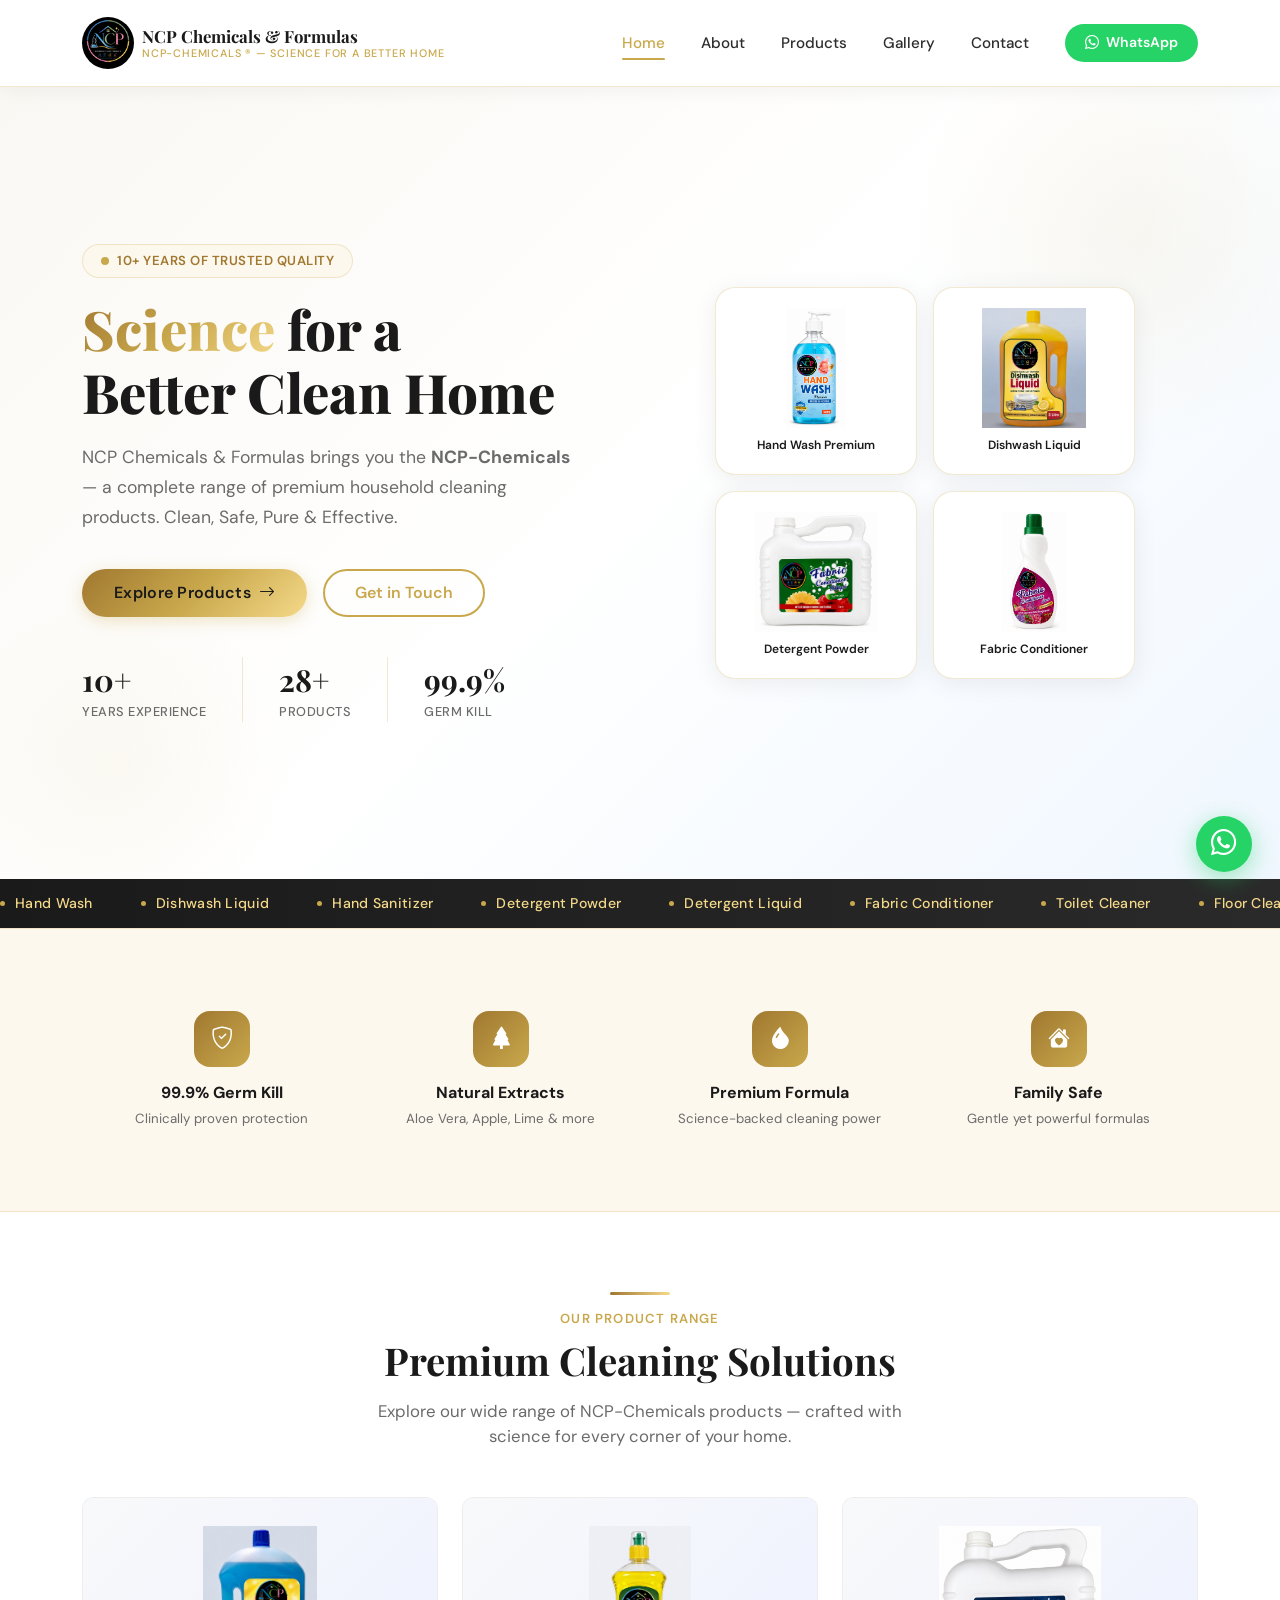
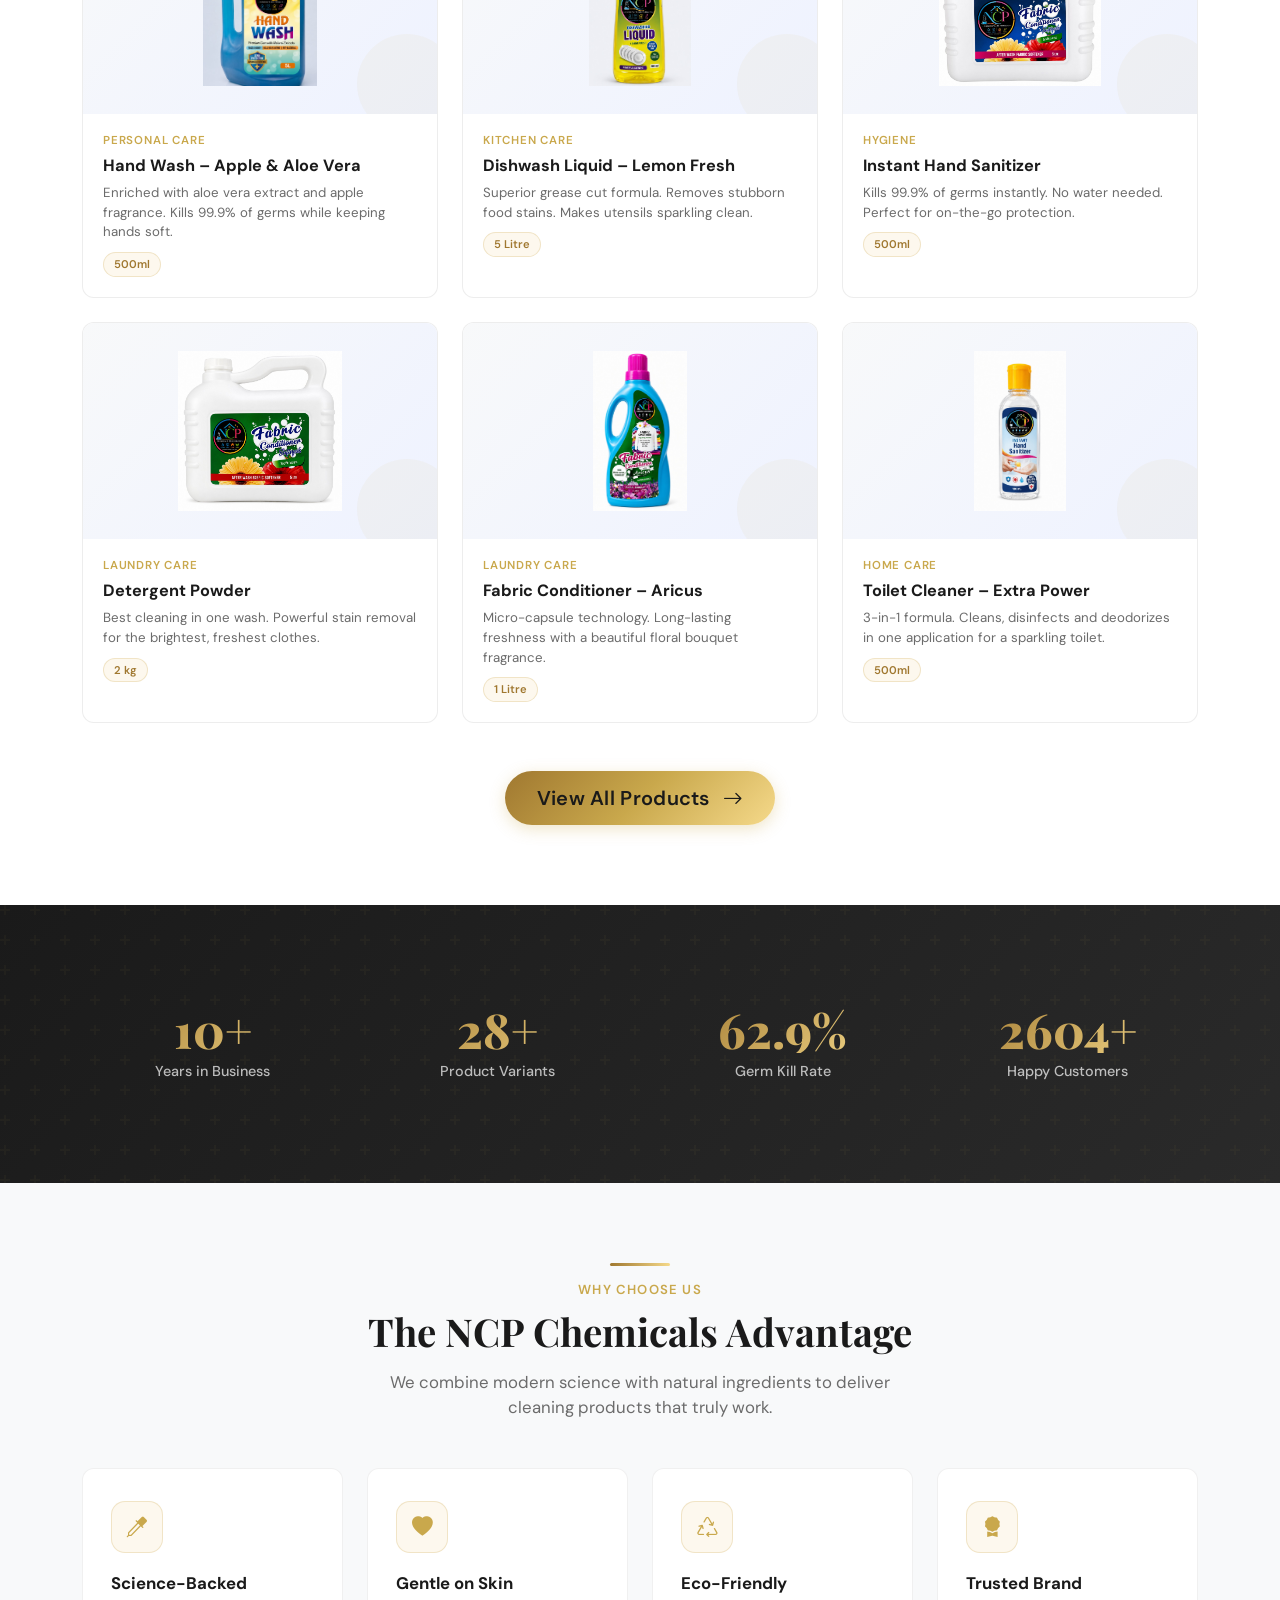
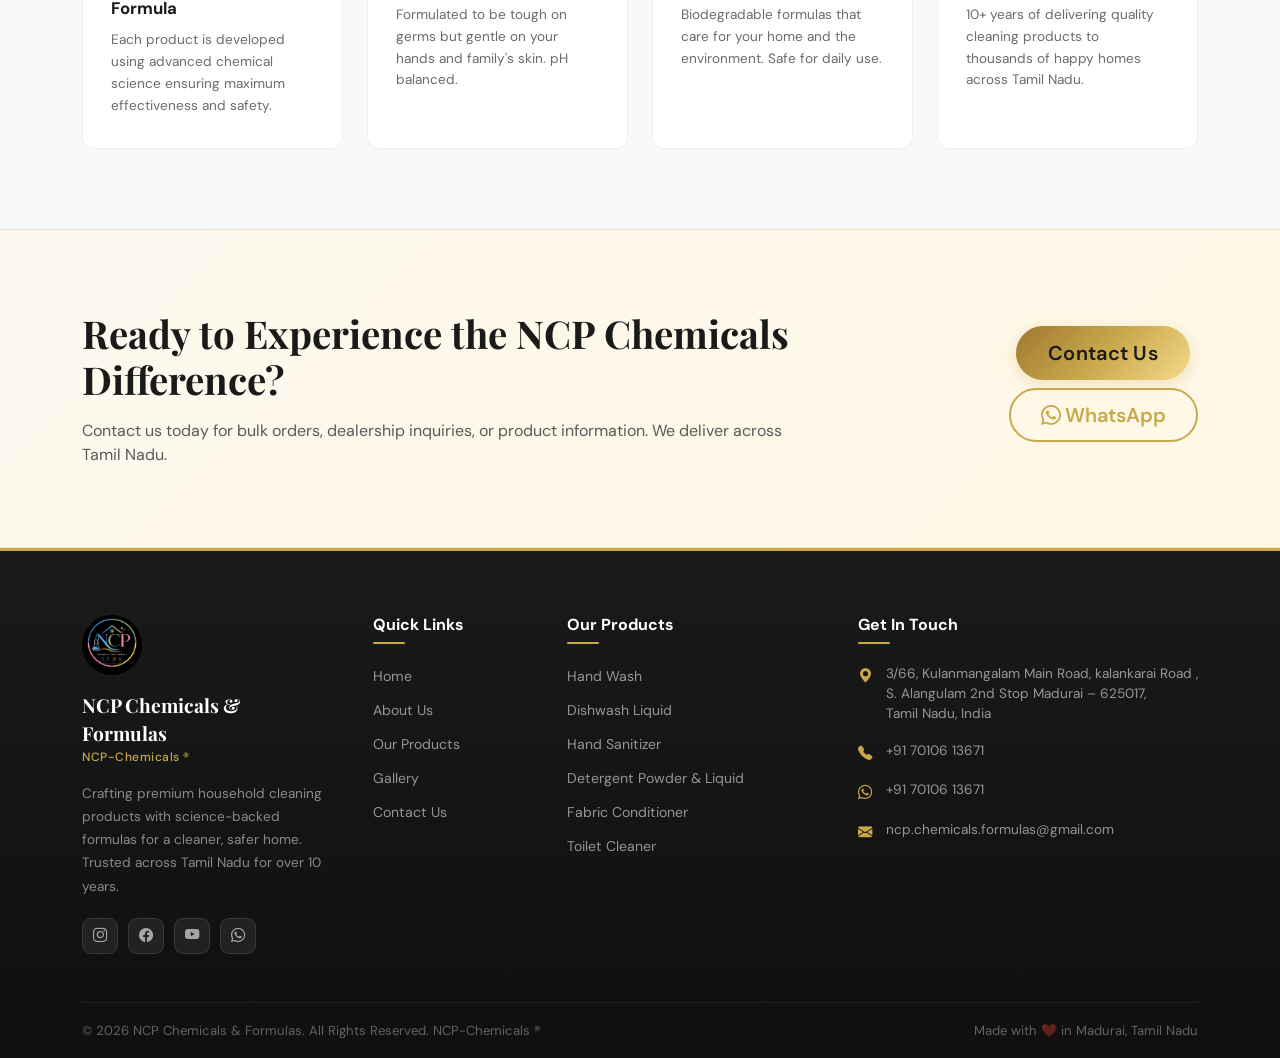
<file: index.html>
<!DOCTYPE html>
<html lang="en">

<head>
  <meta charset="UTF-8">
  <meta name="viewport" content="width=device-width, initial-scale=1.0">
  <title>NCP Chemicals & Formulas | NCP-Chemicals – Premium Cleaning Products Madurai</title>
  <meta name="description"
    content="NCP Chemicals & Formulas (NCP-Chemicals) offers premium household cleaning products including hand wash, dishwash liquid, detergent, fabric conditioner and more. Trusted in Madurai, Tamil Nadu for 10+ years.">
  <meta name="keywords"
    content="NCP Chemicals, NCP-Chemicals, hand wash Madurai, dishwash liquid, detergent powder, fabric conditioner, cleaning products Tamil Nadu, household products Madurai">
  <meta name="author" content="NCP Chemicals & Formulas">
  <meta name="robots" content="index, follow">
  <link rel="icon" type="image/x-icon" href="./assets/images/logo.png">
  <link rel="canonical" href="https://www.ncpchemicals.com/index.html">
  <!-- Open Graph -->
  <meta property="og:title" content="NCP Chemicals & Formulas | NCP-Chemicals">
  <meta property="og:description"
    content="Premium household cleaning products from Madurai. NCP-Chemicals – Clean, Safe, Pure.">
  <meta property="og:image" content="assets/images/logo.png">
  <meta property="og:url" content="https://www.ncpchemicals.com/">
  <meta property="og:type" content="website">
  <!-- Twitter Card -->
  <meta name="twitter:card" content="summary_large_image">
  <meta name="twitter:title" content="NCP Chemicals & Formulas | NCP-Chemicals">
  <meta name="twitter:description"
    content="Premium household cleaning products – Hand Wash, Dishwash, Detergent, Fabric Conditioner.">
  <!-- Bootstrap 5 -->
  <link href="https://cdn.jsdelivr.net/npm/bootstrap@5.3.2/dist/css/bootstrap.min.css" rel="stylesheet">
  <!-- Bootstrap Icons -->
  <link href="https://cdn.jsdelivr.net/npm/bootstrap-icons@1.11.3/font/bootstrap-icons.min.css" rel="stylesheet">
  <!-- Custom CSS -->
  <link rel="stylesheet" href="assets/css/style.css">
  <!-- Schema.org JSON-LD -->
  <script type="application/ld+json">
  {
    "@context": "https://schema.org",
    "@type": "Organization",
    "name": "NCP Chemicals & Formulas",
    "alternateName": "NCP-Chemicals",
    "url": "https://www.ncpchemicals.com",
    "logo": "https://www.ncpchemicals.com/assets/images/logo.png",
    "description": "Premium household cleaning products manufacturer in Madurai, Tamil Nadu.",
    "address": {
      "@type": "PostalAddress",
      "streetAddress": "3/66, Kulanmangalam Main Road, kalankarai Road , S. Alangulam 2nd Stop Madurai – 625017",
      "addressLocality": "Madurai",
      "addressRegion": "Tamil Nadu",
      "postalCode": "625017",
      "addressCountry": "IN"
    },
    "telephone": "+917010613671",
    "email": "ncp.chemicals.formulas@gmail.com",
    "sameAs": [
      "https://www.instagram.com/",
      "https://www.facebook.com/",
      "https://www.youtube.com/"
    ]
  }
  </script>
</head>

<body>
  <!-- Navbar -->
  <div id="navbar-placeholder"></div>

  <!-- ======================== HERO ======================== -->
  <section class="hero-section">
    <div class="container position-relative" style="z-index:2;">
      <div class="row align-items-center">
        <div class="col-lg-6" data-aos="fade-right">
          <div class="hero-badge fade-up">
            <span></span> 10+ Years of Trusted Quality
          </div>
          <h1 class="hero-title fade-up">
            <span class="text-gradient">Science</span> for a<br>Better Clean Home
          </h1>
          <p class="hero-desc fade-up">
            NCP Chemicals & Formulas brings you the <strong>NCP-Chemicals</strong> — a complete range of premium
            household cleaning products. Clean, Safe, Pure & Effective.
          </p>
          <div class="d-flex flex-wrap gap-3 fade-up">
            <a href="products.html" class="btn btn-gold">Explore Products <i class="bi bi-arrow-right ms-1"></i></a>
            <a href="contact.html" class="btn btn-outline-gold">Get in Touch</a>
          </div>
          <div class="hero-stats fade-up">
            <div>
              <div class="hero-stat-num">10+</div>
              <div class="hero-stat-label">Years Experience</div>
            </div>
            <div style="width:1px;background:var(--border);"></div>
            <div>
              <div class="hero-stat-num">28+</div>
              <div class="hero-stat-label">Products</div>
            </div>
            <div style="width:1px;background:var(--border);"></div>
            <div>
              <div class="hero-stat-num">99.9%</div>
              <div class="hero-stat-label">Germ Kill</div>
            </div>
          </div>
        </div>
        <div class="col-lg-6 hero-img-wrap fade-up">
          <div class="hero-product-grid">
            <div class="hero-product-card">
              <img src="assets/images/img_14.png" alt="Hand Wash Premium">
              <p>Hand Wash Premium</p>
            </div>
            <div class="hero-product-card">
              <img src="assets/images/img_2.png" alt="Dishwash Liquid">
              <p>Dishwash Liquid</p>
            </div>
            <div class="hero-product-card">
              <img src="assets/images/img_20.png" alt="Detergent Powder">
              <p>Detergent Powder</p>
            </div>
            <div class="hero-product-card">
              <img src="assets/images/img_15.png" alt="Fabric Conditioner">
              <p>Fabric Conditioner</p>
            </div>
          </div>
        </div>
      </div>
    </div>
  </section>

  <!-- ======================== MARQUEE ======================== -->
  <div class="marquee-strip">
    <div class="marquee-track" id="marqueeTrack">
      <span class="marquee-item"><span class="marquee-dot"></span> Hand Wash</span>
      <span class="marquee-item"><span class="marquee-dot"></span> Dishwash Liquid</span>
      <span class="marquee-item"><span class="marquee-dot"></span> Hand Sanitizer</span>
      <span class="marquee-item"><span class="marquee-dot"></span> Detergent Powder</span>
      <span class="marquee-item"><span class="marquee-dot"></span> Detergent Liquid</span>
      <span class="marquee-item"><span class="marquee-dot"></span> Fabric Conditioner</span>
      <span class="marquee-item"><span class="marquee-dot"></span> Toilet Cleaner</span>
      <span class="marquee-item"><span class="marquee-dot"></span> Floor Cleaner</span>
      <span class="marquee-item"><span class="marquee-dot"></span> 99.9% Germ Kill</span>
      <span class="marquee-item"><span class="marquee-dot"></span> Hand Wash</span>
      <span class="marquee-item"><span class="marquee-dot"></span> Dishwash Liquid</span>
      <span class="marquee-item"><span class="marquee-dot"></span> Hand Sanitizer</span>
      <span class="marquee-item"><span class="marquee-dot"></span> Detergent Powder</span>
      <span class="marquee-item"><span class="marquee-dot"></span> Detergent Liquid</span>
      <span class="marquee-item"><span class="marquee-dot"></span> Fabric Conditioner</span>
      <span class="marquee-item"><span class="marquee-dot"></span> Toilet Cleaner</span>
      <span class="marquee-item"><span class="marquee-dot"></span> Floor Cleaner</span>
      <span class="marquee-item"><span class="marquee-dot"></span> 99.9% Germ Kill</span>
    </div>
  </div>

  <!-- ======================== FEATURES STRIP ======================== -->
  <section class="features-strip section-gap-sm">
    <div class="container">
      <div class="row g-0">
        <div class="col-md-3 col-6 fade-up">
          <div class="feature-item">
            <div class="feature-icon"><i class="bi bi-shield-check"></i></div>
            <div class="feature-title">99.9% Germ Kill</div>
            <div class="feature-desc">Clinically proven protection</div>
          </div>
        </div>
        <div class="col-md-3 col-6 fade-up">
          <div class="feature-item">
            <div class="feature-icon"><i class="bi bi-tree-fill"></i></div>
            <div class="feature-title">Natural Extracts</div>
            <div class="feature-desc">Aloe Vera, Apple, Lime & more</div>
          </div>
        </div>
        <div class="col-md-3 col-6 fade-up">
          <div class="feature-item">
            <div class="feature-icon"><i class="bi bi-droplet-fill"></i></div>
            <div class="feature-title">Premium Formula</div>
            <div class="feature-desc">Science-backed cleaning power</div>
          </div>
        </div>
        <div class="col-md-3 col-6 fade-up">
          <div class="feature-item">
            <div class="feature-icon"><i class="bi bi-house-heart-fill"></i></div>
            <div class="feature-title">Family Safe</div>
            <div class="feature-desc">Gentle yet powerful formulas</div>
          </div>
        </div>
      </div>
    </div>
  </section>

  <!-- ======================== PRODUCTS PREVIEW ======================== -->
  <section class="section-gap">
    <div class="container">
      <div class="text-center mb-5 fade-up">
        <div class="title-line"></div>
        <p class="text-uppercase fw-600 mb-2"
          style="color:var(--gold);font-size:.82rem;letter-spacing:1.2px;font-weight:600;">Our Product Range</p>
        <h2 class="section-title">Premium Cleaning Solutions</h2>
        <p class="section-subtitle mt-3">Explore our wide range of NCP-Chemicals products — crafted with science for
          every corner of your home.</p>
      </div>
      <div class="row g-4">
        <div class="col-lg-4 col-md-6 fade-up">
          <div class="product-card">
            <div class="product-img-wrap"><img src="assets/images/img_1.png" alt="Hand Wash Apple Aloe Vera"></div>
            <div class="product-body">
              <div class="product-category">Personal Care</div>
              <div class="product-name">Hand Wash – Apple & Aloe Vera</div>
              <div class="product-desc">Enriched with aloe vera extract and apple fragrance. Kills 99.9% of germs while
                keeping hands soft.</div>
              <span class="product-badge">500ml</span>
            </div>
          </div>
        </div>
        <div class="col-lg-4 col-md-6 fade-up">
          <div class="product-card">
            <div class="product-img-wrap"><img src="assets/images/img_3.png" alt="Dishwash Liquid Lemon"></div>
            <div class="product-body">
              <div class="product-category">Kitchen Care</div>
              <div class="product-name">Dishwash Liquid – Lemon Fresh</div>
              <div class="product-desc">Superior grease cut formula. Removes stubborn food stains. Makes utensils
                sparkling clean.</div>
              <span class="product-badge">5 Litre</span>
            </div>
          </div>
        </div>
        <div class="col-lg-4 col-md-6 fade-up">
          <div class="product-card">
            <div class="product-img-wrap"><img src="assets/images/img_24.png" alt="Hand Sanitizer"></div>
            <div class="product-body">
              <div class="product-category">Hygiene</div>
              <div class="product-name">Instant Hand Sanitizer</div>
              <div class="product-desc">Kills 99.9% of germs instantly. No water needed. Perfect for on-the-go
                protection.</div>
              <span class="product-badge">500ml</span>
            </div>
          </div>
        </div>
        <div class="col-lg-4 col-md-6 fade-up">
          <div class="product-card">
            <div class="product-img-wrap"><img src="assets/images/img_20.png" alt="Detergent Powder"></div>
            <div class="product-body">
              <div class="product-category">Laundry Care</div>
              <div class="product-name">Detergent Powder</div>
              <div class="product-desc">Best cleaning in one wash. Powerful stain removal for the brightest, freshest
                clothes.</div>
              <span class="product-badge">2 kg</span>
            </div>
          </div>
        </div>
        <div class="col-lg-4 col-md-6 fade-up">
          <div class="product-card">
            <div class="product-img-wrap"><img src="assets/images/img_16.png" alt="Fabric Conditioner Aricus"></div>
            <div class="product-body">
              <div class="product-category">Laundry Care</div>
              <div class="product-name">Fabric Conditioner – Aricus</div>
              <div class="product-desc">Micro-capsule technology. Long-lasting freshness with a beautiful floral bouquet
                fragrance.</div>
              <span class="product-badge">1 Litre</span>
            </div>
          </div>
        </div>
        <div class="col-lg-4 col-md-6 fade-up">
          <div class="product-card">
            <div class="product-img-wrap"><img src="assets/images/img_25.png" alt="Toilet Cleaner"></div>
            <div class="product-body">
              <div class="product-category">Home Care</div>
              <div class="product-name">Toilet Cleaner – Extra Power</div>
              <div class="product-desc">3-in-1 formula. Cleans, disinfects and deodorizes in one application for a
                sparkling toilet.</div>
              <span class="product-badge">500ml</span>
            </div>
          </div>
        </div>
      </div>
      <div class="text-center mt-5 fade-up">
        <a href="products.html" class="btn btn-gold btn-lg">View All Products <i class="bi bi-arrow-right ms-2"></i></a>
      </div>
    </div>
  </section>

  <!-- ======================== STATS ======================== -->
  <section class="stats-section section-gap">
    <div class="container">
      <div class="row g-4 text-center">
        <div class="col-md-3 col-6 fade-up">
          <div class="stat-card">
            <div class="stat-num" data-count="10" data-suffix="+">0+</div>
            <div class="stat-label">Years in Business</div>
          </div>
        </div>
        <div class="col-md-3 col-6 fade-up">
          <div class="stat-card">
            <div class="stat-num" data-count="28" data-suffix="+">0+</div>
            <div class="stat-label">Product Variants</div>
          </div>
        </div>
        <div class="col-md-3 col-6 fade-up">
          <div class="stat-card">
            <div class="stat-num" data-count="99" data-suffix=".9%">0%</div>
            <div class="stat-label">Germ Kill Rate</div>
          </div>
        </div>
        <div class="col-md-3 col-6 fade-up">
          <div class="stat-card">
            <div class="stat-num" data-count="5000" data-suffix="+">0+</div>
            <div class="stat-label">Happy Customers</div>
          </div>
        </div>
      </div>
    </div>
  </section>

  <!-- ======================== WHY CHOOSE US ======================== -->
  <section class="section-gap" style="background:var(--light);">
    <div class="container">
      <div class="text-center mb-5 fade-up">
        <div class="title-line"></div>
        <p class="text-uppercase fw-600 mb-2"
          style="color:var(--gold);font-size:.82rem;letter-spacing:1.2px;font-weight:600;">Why Choose Us</p>
        <h2 class="section-title">The NCP Chemicals Advantage</h2>
        <p class="section-subtitle mt-3">We combine modern science with natural ingredients to deliver cleaning products
          that truly work.</p>
      </div>
      <div class="row g-4">
        <div class="col-md-6 col-lg-3 fade-up">
          <div class="why-card">
            <div class="why-icon"><i class="bi bi-eyedropper"></i></div>
            <div class="why-title">Science-Backed Formula</div>
            <div class="why-desc">Each product is developed using advanced chemical science ensuring maximum
              effectiveness and safety.</div>
          </div>
        </div>
        <div class="col-md-6 col-lg-3 fade-up">
          <div class="why-card">
            <div class="why-icon"><i class="bi bi-heart-fill"></i></div>
            <div class="why-title">Gentle on Skin</div>
            <div class="why-desc">Formulated to be tough on germs but gentle on your hands and family's skin. pH
              balanced.</div>
          </div>
        </div>
        <div class="col-md-6 col-lg-3 fade-up">
          <div class="why-card">
            <div class="why-icon"><i class="bi bi-recycle"></i></div>
            <div class="why-title">Eco-Friendly</div>
            <div class="why-desc">Biodegradable formulas that care for your home and the environment. Safe for daily
              use.</div>
          </div>
        </div>
        <div class="col-md-6 col-lg-3 fade-up">
          <div class="why-card">
            <div class="why-icon"><i class="bi bi-award-fill"></i></div>
            <div class="why-title">Trusted Brand</div>
            <div class="why-desc">10+ years of delivering quality cleaning products to thousands of happy homes across
              Tamil Nadu.</div>
          </div>
        </div>
      </div>
    </div>
  </section>

  <!-- ======================== CTA ======================== -->
  <section class="cta-section section-gap">
    <div class="container">
      <div class="row align-items-center">
        <div class="col-lg-8 fade-up">
          <h2 class="section-title mb-3">Ready to Experience the NCP Chemicals Difference?</h2>
          <p class="text-muted mb-0">Contact us today for bulk orders, dealership inquiries, or product information. We
            deliver across Tamil Nadu.</p>
        </div>
        <div class="col-lg-4 text-lg-end mt-4 mt-lg-0 fade-up">
          <a href="contact.html" class="btn btn-gold btn-lg me-2 mb-2">Contact Us</a>
          <a href="https://wa.me/917010613671" class="btn btn-outline-gold btn-lg mb-2" target="_blank"><i
              class="bi bi-whatsapp me-1"></i>WhatsApp</a>
        </div>
      </div>
    </div>
  </section>

  <!-- Footer -->
  <div id="footer-placeholder"></div>

  <!-- Bootstrap JS -->
  <script src="https://cdn.jsdelivr.net/npm/bootstrap@5.3.2/dist/js/bootstrap.bundle.min.js"></script>
  <script src="assets/js/shared.js"></script>
</body>

</html>
</file>
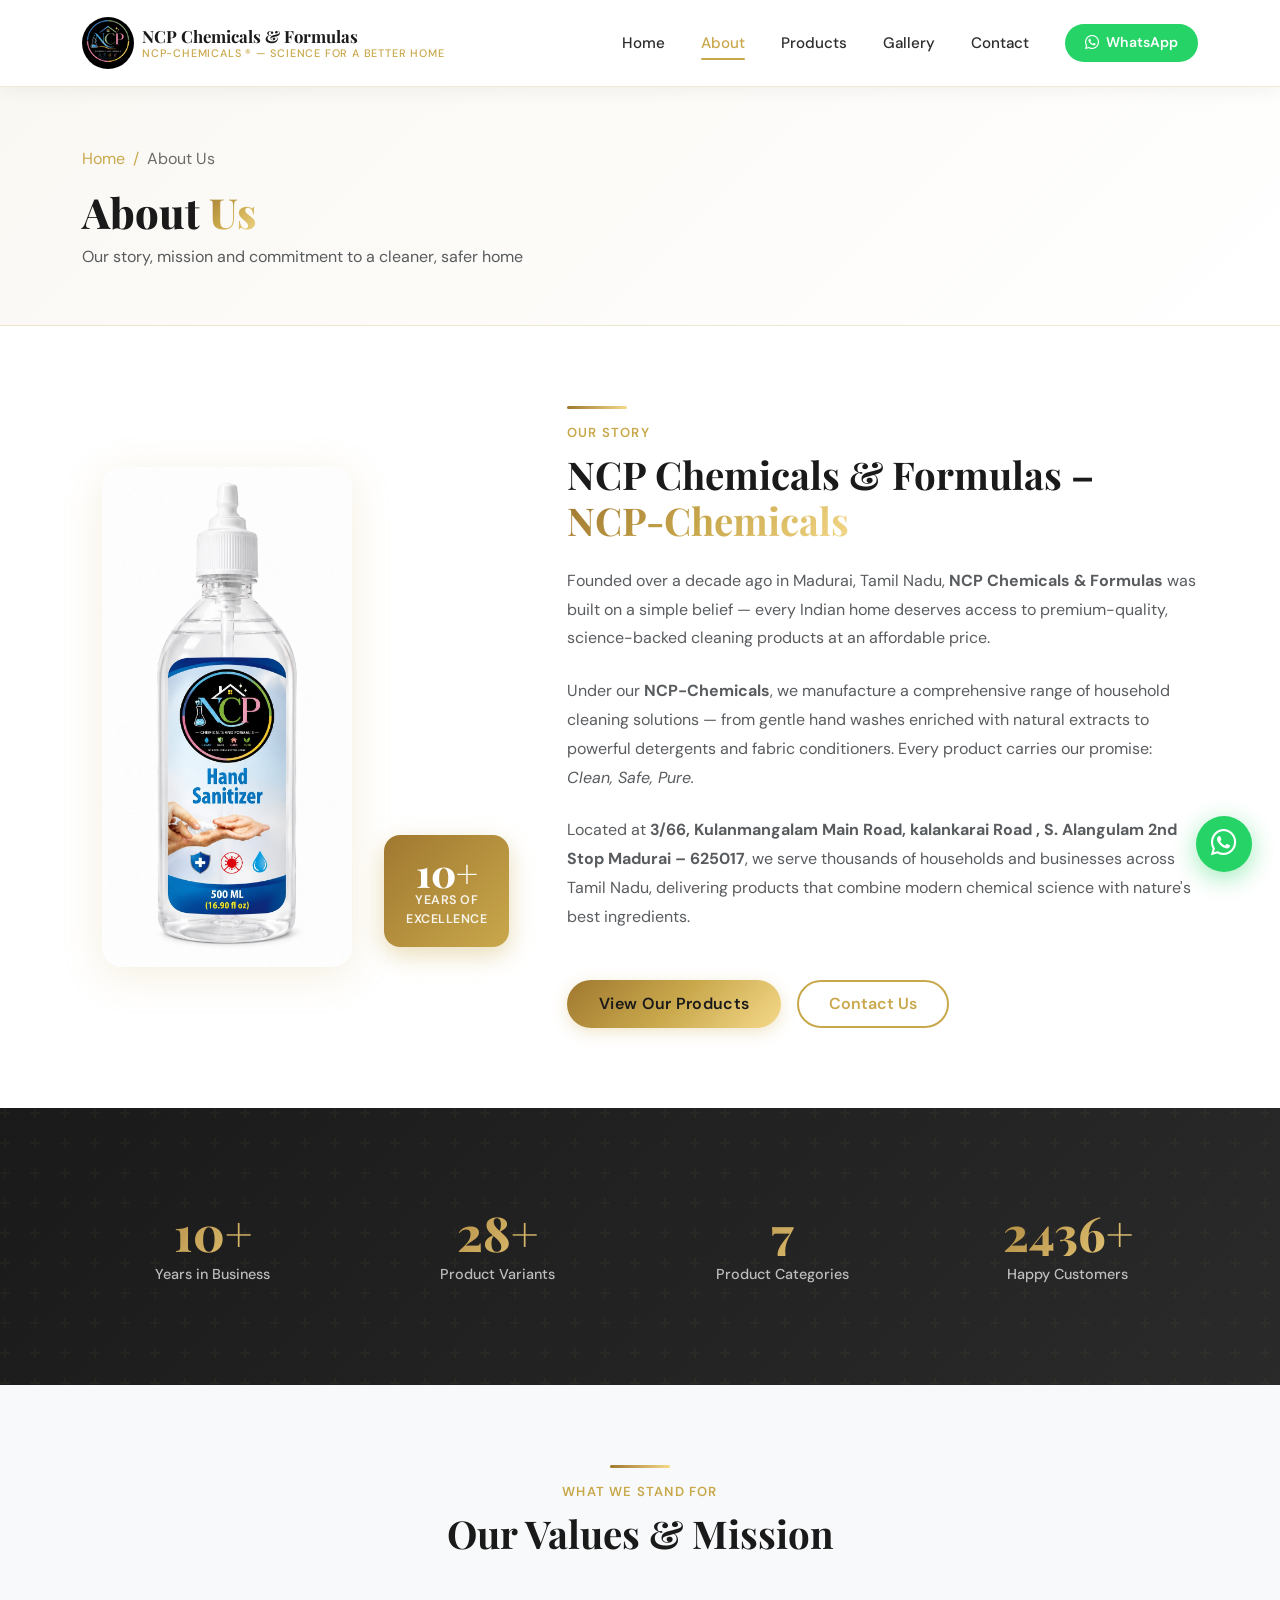
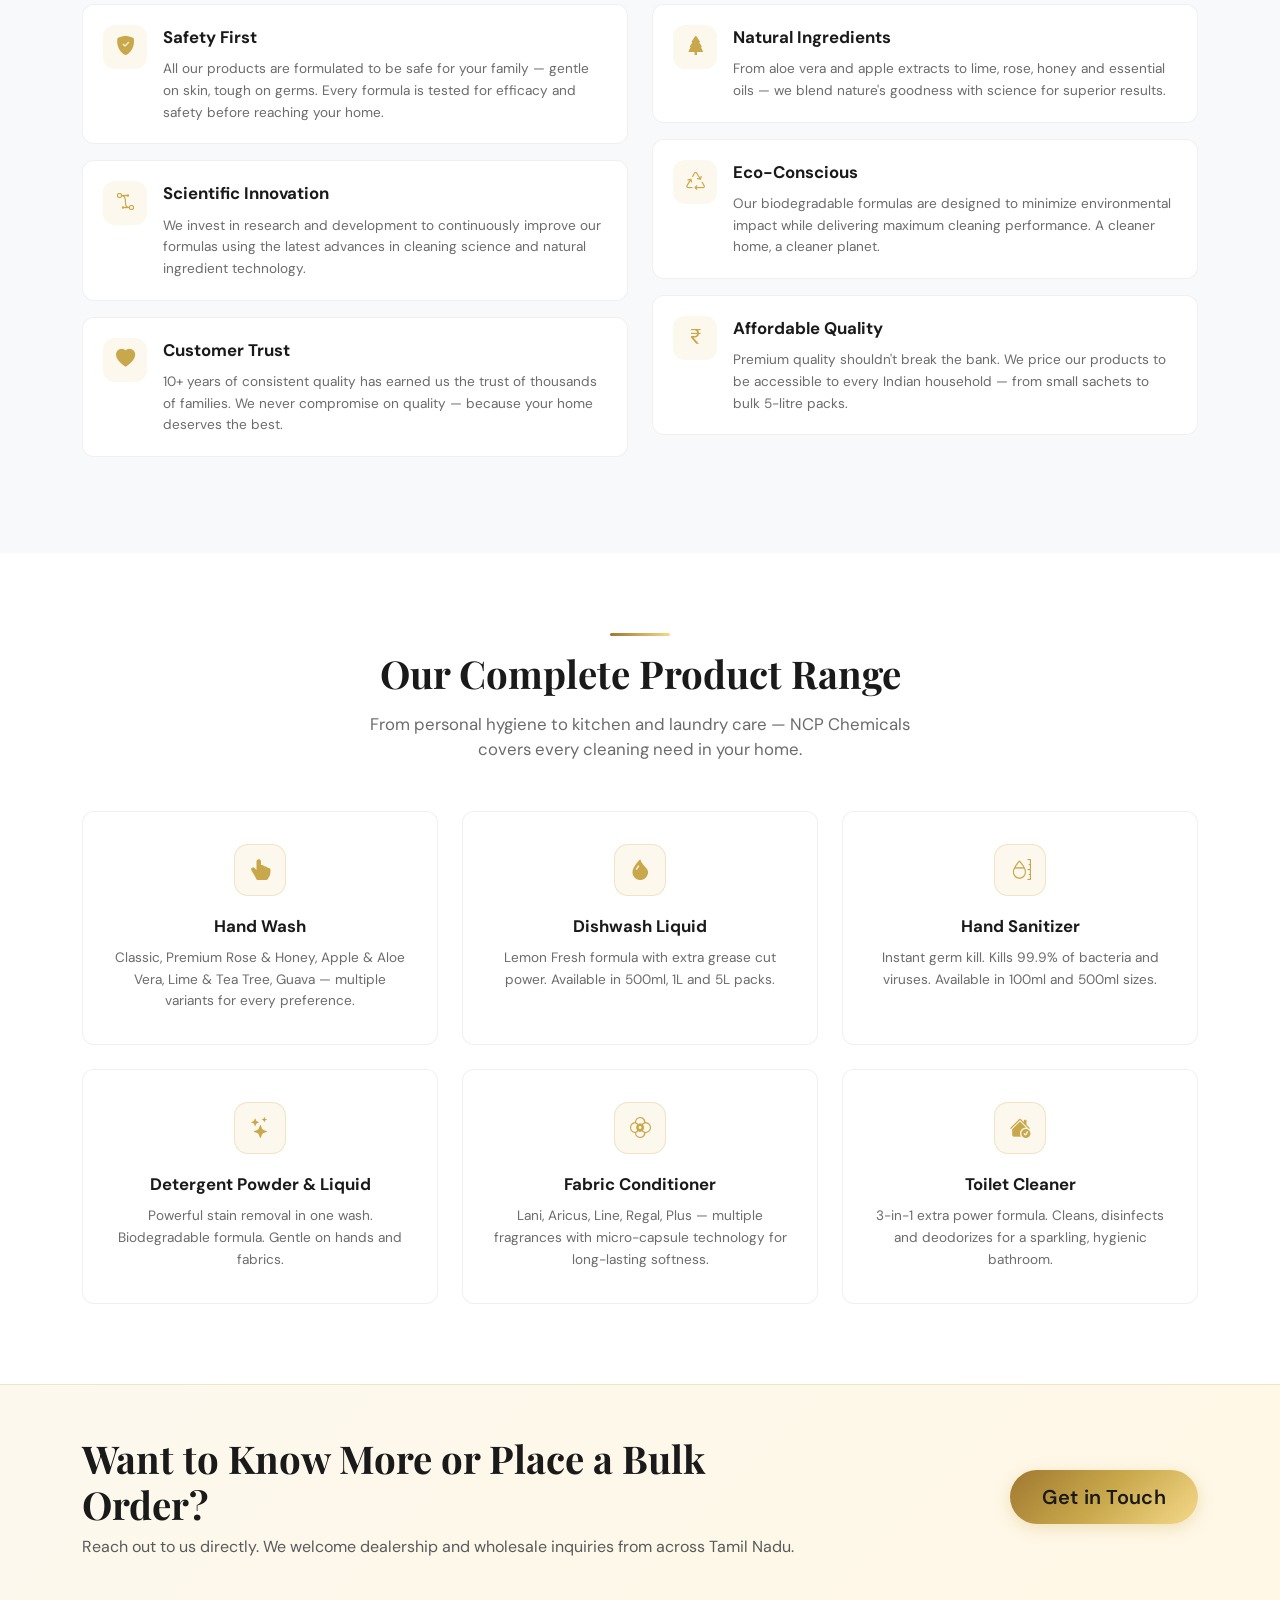
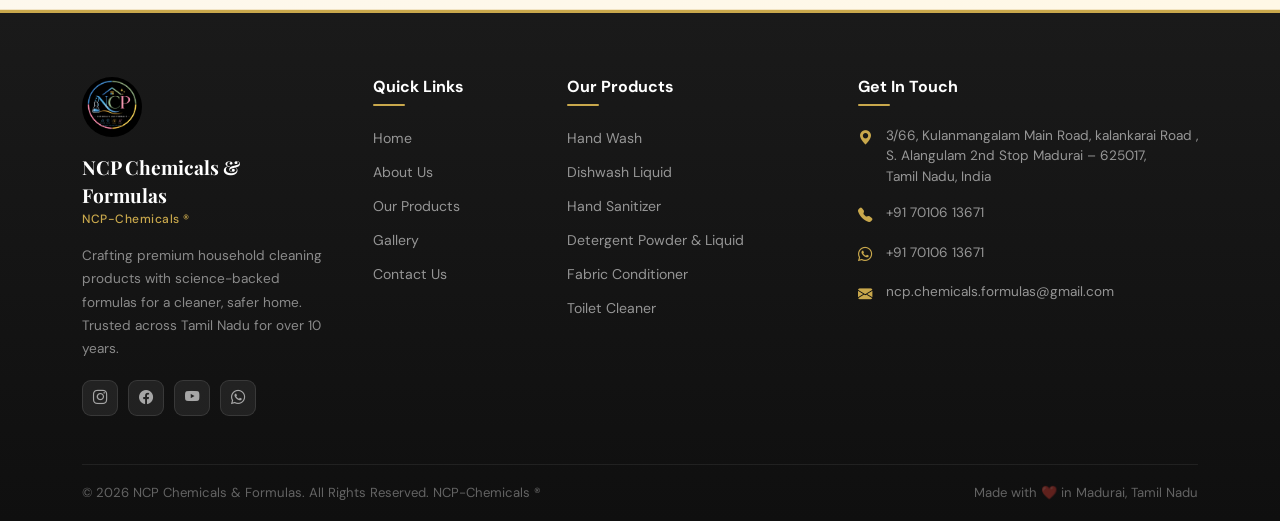
<file: about.html>
<!DOCTYPE html>
<html lang="en">

<head>
  <meta charset="UTF-8">
  <meta name="viewport" content="width=device-width, initial-scale=1.0">
  <title>About Us – NCP Chemicals & Formulas | NCP-Chemicals Madurai</title>
  <meta name="description"
    content="Learn about NCP Chemicals & Formulas — NCP-Chemicals. 10+ years of manufacturing premium cleaning products in Madurai, Tamil Nadu. Our story, mission and values.">
  <meta name="keywords"
    content="NCP Chemicals about, NCP-Chemicals history, cleaning products manufacturer Madurai, NCP Chemicals & Formulas Tamil Nadu">
  <meta name="robots" content="index, follow">
  <link rel="canonical" href="https://www.ncpchemicals.com/about.html">
  <meta property="og:title" content="About NCP Chemicals & Formulas | NCP-Chemicals">
  <meta property="og:description" content="10+ years of premium cleaning products. Science for a Better Home.">
  <meta property="og:image" content="assets/images/logo.png">
  <meta property="og:url" content="https://www.ncpchemicals.com/about.html">
  <link href="https://cdn.jsdelivr.net/npm/bootstrap@5.3.2/dist/css/bootstrap.min.css" rel="stylesheet">
  <link href="https://cdn.jsdelivr.net/npm/bootstrap-icons@1.11.3/font/bootstrap-icons.min.css" rel="stylesheet">
  <link rel="stylesheet" href="assets/css/style.css">
   <link rel="icon" type="image/x-icon" href="./assets/images/logo.png">
  <script type="application/ld+json">
  {
    "@context": "https://schema.org",
    "@type": "AboutPage",
    "name": "About NCP Chemicals & Formulas",
    "description": "10+ years of premium cleaning products manufacturing in Madurai, Tamil Nadu.",
    "url": "https://www.ncpchemicals.com/about.html"
  }
  </script>
</head>

<body>
  <div id="navbar-placeholder"></div>

  <!-- Page Hero -->
  <section class="page-hero">
    <div class="container">
      <div class="row">
        <div class="col-12">
          <nav aria-label="breadcrumb">
            <ol class="breadcrumb mb-3">
              <li class="breadcrumb-item"><a href="index.html">Home</a></li>
              <li class="breadcrumb-item active">About Us</li>
            </ol>
          </nav>
          <h1 class="fade-up">About <span class="text-gradient">Us</span></h1>
          <p class="text-muted mt-2 fade-up">Our story, mission and commitment to a cleaner, safer home</p>
        </div>
      </div>
    </div>
  </section>

  <!-- ======================== OUR STORY ======================== -->
  <section class="section-gap">
    <div class="container">
      <div class="row align-items-center g-5">
        <div class="col-lg-5 fade-up">
          <div class="about-img-wrap">
            <img src="assets/images/img_26.png" alt="NCP Chemicals Products" style="border-radius:20px;">
            <div class="experience-badge">
              <div class="num">10+</div>
              <div class="text">Years of<br>Excellence</div>
            </div>
          </div>
        </div>
        <div class="col-lg-7 fade-up">
          <div class="title-line" style="margin:0 0 14px 0;"></div>
          <p class="text-uppercase fw-600 mb-2"
            style="color:var(--gold);font-size:.82rem;letter-spacing:1.2px;font-weight:600;">Our Story</p>
          <h2 class="section-title text-start mb-4">NCP Chemicals & Formulas – <span
              class="text-gradient">NCP-Chemicals</span></h2>
          <p class="text-muted mb-4" style="line-height:1.8;">
            Founded over a decade ago in Madurai, Tamil Nadu, <strong>NCP Chemicals & Formulas</strong> was built on a
            simple belief — every Indian home deserves access to premium-quality, science-backed cleaning products at an
            affordable price.
          </p>
          <p class="text-muted mb-4" style="line-height:1.8;">
            Under our <strong>NCP-Chemicals</strong>, we manufacture a comprehensive range of household cleaning
            solutions — from gentle hand washes enriched with natural extracts to powerful detergents and fabric
            conditioners. Every product carries our promise: <em>Clean, Safe, Pure.</em>
          </p>
          <p class="text-muted" style="line-height:1.8;">
            Located at <strong>3/66, Kulanmangalam Main Road, kalankarai Road , S. Alangulam 2nd Stop Madurai – 625017</strong>, we serve
            thousands of households and businesses across Tamil Nadu, delivering products that combine modern chemical
            science with nature's best ingredients.
          </p>
          <div class="d-flex flex-wrap gap-3 mt-5">
            <a href="products.html" class="btn btn-gold">View Our Products</a>
            <a href="contact.html" class="btn btn-outline-gold">Contact Us</a>
          </div>
        </div>
      </div>
    </div>
  </section>

  <!-- ======================== STATS ======================== -->
  <section class="stats-section section-gap">
    <div class="container">
      <div class="row g-4 text-center">
        <div class="col-md-3 col-6 fade-up">
          <div class="stat-card">
            <div class="stat-num" data-count="10" data-suffix="+">0+</div>
            <div class="stat-label">Years in Business</div>
          </div>
        </div>
        <div class="col-md-3 col-6 fade-up">
          <div class="stat-card">
            <div class="stat-num" data-count="28" data-suffix="+">0+</div>
            <div class="stat-label">Product Variants</div>
          </div>
        </div>
        <div class="col-md-3 col-6 fade-up">
          <div class="stat-card">
            <div class="stat-num" data-count="7" data-suffix="">0</div>
            <div class="stat-label">Product Categories</div>
          </div>
        </div>
        <div class="col-md-3 col-6 fade-up">
          <div class="stat-card">
            <div class="stat-num" data-count="5000" data-suffix="+">0+</div>
            <div class="stat-label">Happy Customers</div>
          </div>
        </div>
      </div>
    </div>
  </section>

  <!-- ======================== VALUES ======================== -->
  <section class="section-gap" style="background:var(--light);">
    <div class="container">
      <div class="text-center mb-5 fade-up">
        <div class="title-line"></div>
        <p class="text-uppercase fw-600 mb-2"
          style="color:var(--gold);font-size:.82rem;letter-spacing:1.2px;font-weight:600;">What We Stand For</p>
        <h2 class="section-title">Our Values & Mission</h2>
      </div>
      <div class="row g-4">
        <div class="col-md-6 fade-up">
          <div class="value-card">
            <div class="value-icon-wrap"><i class="bi bi-shield-fill-check"></i></div>
            <div>
              <div class="why-title">Safety First</div>
              <div class="why-desc">All our products are formulated to be safe for your family — gentle on skin, tough
                on germs. Every formula is tested for efficacy and safety before reaching your home.</div>
            </div>
          </div>
          <div class="value-card">
            <div class="value-icon-wrap"><i class="bi bi-bezier2"></i></div>
            <div>
              <div class="why-title">Scientific Innovation</div>
              <div class="why-desc">We invest in research and development to continuously improve our formulas using the
                latest advances in cleaning science and natural ingredient technology.</div>
            </div>
          </div>
          <div class="value-card">
            <div class="value-icon-wrap"><i class="bi bi-heart-fill"></i></div>
            <div>
              <div class="why-title">Customer Trust</div>
              <div class="why-desc">10+ years of consistent quality has earned us the trust of thousands of families. We
                never compromise on quality — because your home deserves the best.</div>
            </div>
          </div>
        </div>
        <div class="col-md-6 fade-up">
          <div class="value-card">
            <div class="value-icon-wrap"><i class="bi bi-tree-fill"></i></div>
            <div>
              <div class="why-title">Natural Ingredients</div>
              <div class="why-desc">From aloe vera and apple extracts to lime, rose, honey and essential oils — we blend
                nature's goodness with science for superior results.</div>
            </div>
          </div>
          <div class="value-card">
            <div class="value-icon-wrap"><i class="bi bi-recycle"></i></div>
            <div>
              <div class="why-title">Eco-Conscious</div>
              <div class="why-desc">Our biodegradable formulas are designed to minimize environmental impact while
                delivering maximum cleaning performance. A cleaner home, a cleaner planet.</div>
            </div>
          </div>
          <div class="value-card">
            <div class="value-icon-wrap"><i class="bi bi-currency-rupee"></i></div>
            <div>
              <div class="why-title">Affordable Quality</div>
              <div class="why-desc">Premium quality shouldn't break the bank. We price our products to be accessible to
                every Indian household — from small sachets to bulk 5-litre packs.</div>
            </div>
          </div>
        </div>
      </div>
    </div>
  </section>

  <!-- ======================== PRODUCT RANGE OVERVIEW ======================== -->
  <section class="section-gap">
    <div class="container">
      <div class="text-center mb-5 fade-up">
        <div class="title-line"></div>
        <h2 class="section-title">Our Complete Product Range</h2>
        <p class="section-subtitle mt-3">From personal hygiene to kitchen and laundry care — NCP Chemicals covers every
          cleaning need in your home.</p>
      </div>
      <div class="row g-4">
        <div class="col-md-4 col-sm-6 fade-up">
          <div class="why-card text-center">
            <div class="why-icon mx-auto"><i class="bi bi-hand-index-thumb-fill"></i></div>
            <div class="why-title">Hand Wash</div>
            <div class="why-desc">Classic, Premium Rose & Honey, Apple & Aloe Vera, Lime & Tea Tree, Guava — multiple
              variants for every preference.</div>
          </div>
        </div>
        <div class="col-md-4 col-sm-6 fade-up">
          <div class="why-card text-center">
            <div class="why-icon mx-auto"><i class="bi bi-droplet-fill"></i></div>
            <div class="why-title">Dishwash Liquid</div>
            <div class="why-desc">Lemon Fresh formula with extra grease cut power. Available in 500ml, 1L and 5L packs.
            </div>
          </div>
        </div>
        <div class="col-md-4 col-sm-6 fade-up">
          <div class="why-card text-center">
            <div class="why-icon mx-auto"><i class="bi bi-moisture"></i></div>
            <div class="why-title">Hand Sanitizer</div>
            <div class="why-desc">Instant germ kill. Kills 99.9% of bacteria and viruses. Available in 100ml and 500ml
              sizes.</div>
          </div>
        </div>
        <div class="col-md-4 col-sm-6 fade-up">
          <div class="why-card text-center">
            <div class="why-icon mx-auto"><i class="bi bi-stars"></i></div>
            <div class="why-title">Detergent Powder & Liquid</div>
            <div class="why-desc">Powerful stain removal in one wash. Biodegradable formula. Gentle on hands and
              fabrics.</div>
          </div>
        </div>
        <div class="col-md-4 col-sm-6 fade-up">
          <div class="why-card text-center">
            <div class="why-icon mx-auto"><i class="bi bi-flower2"></i></div>
            <div class="why-title">Fabric Conditioner</div>
            <div class="why-desc">Lani, Aricus, Line, Regal, Plus — multiple fragrances with micro-capsule technology
              for long-lasting softness.</div>
          </div>
        </div>
        <div class="col-md-4 col-sm-6 fade-up">
          <div class="why-card text-center">
            <div class="why-icon mx-auto"><i class="bi bi-house-check-fill"></i></div>
            <div class="why-title">Toilet Cleaner</div>
            <div class="why-desc">3-in-1 extra power formula. Cleans, disinfects and deodorizes for a sparkling,
              hygienic bathroom.</div>
          </div>
        </div>
      </div>
    </div>
  </section>

  <!-- CTA -->
  <section class="cta-section section-gap-sm">
    <div class="container">
      <div class="row align-items-center">
        <div class="col-lg-8 fade-up">
          <h3 class="section-title mb-2">Want to Know More or Place a Bulk Order?</h3>
          <p class="text-muted mb-0">Reach out to us directly. We welcome dealership and wholesale inquiries from across
            Tamil Nadu.</p>
        </div>
        <div class="col-lg-4 text-lg-end mt-4 mt-lg-0 fade-up">
          <a href="contact.html" class="btn btn-gold btn-lg">Get in Touch</a>
        </div>
      </div>
    </div>
  </section>

  <div id="footer-placeholder"></div>
  <script src="https://cdn.jsdelivr.net/npm/bootstrap@5.3.2/dist/js/bootstrap.bundle.min.js"></script>
  <script src="assets/js/shared.js"></script>
</body>

</html>
</file>
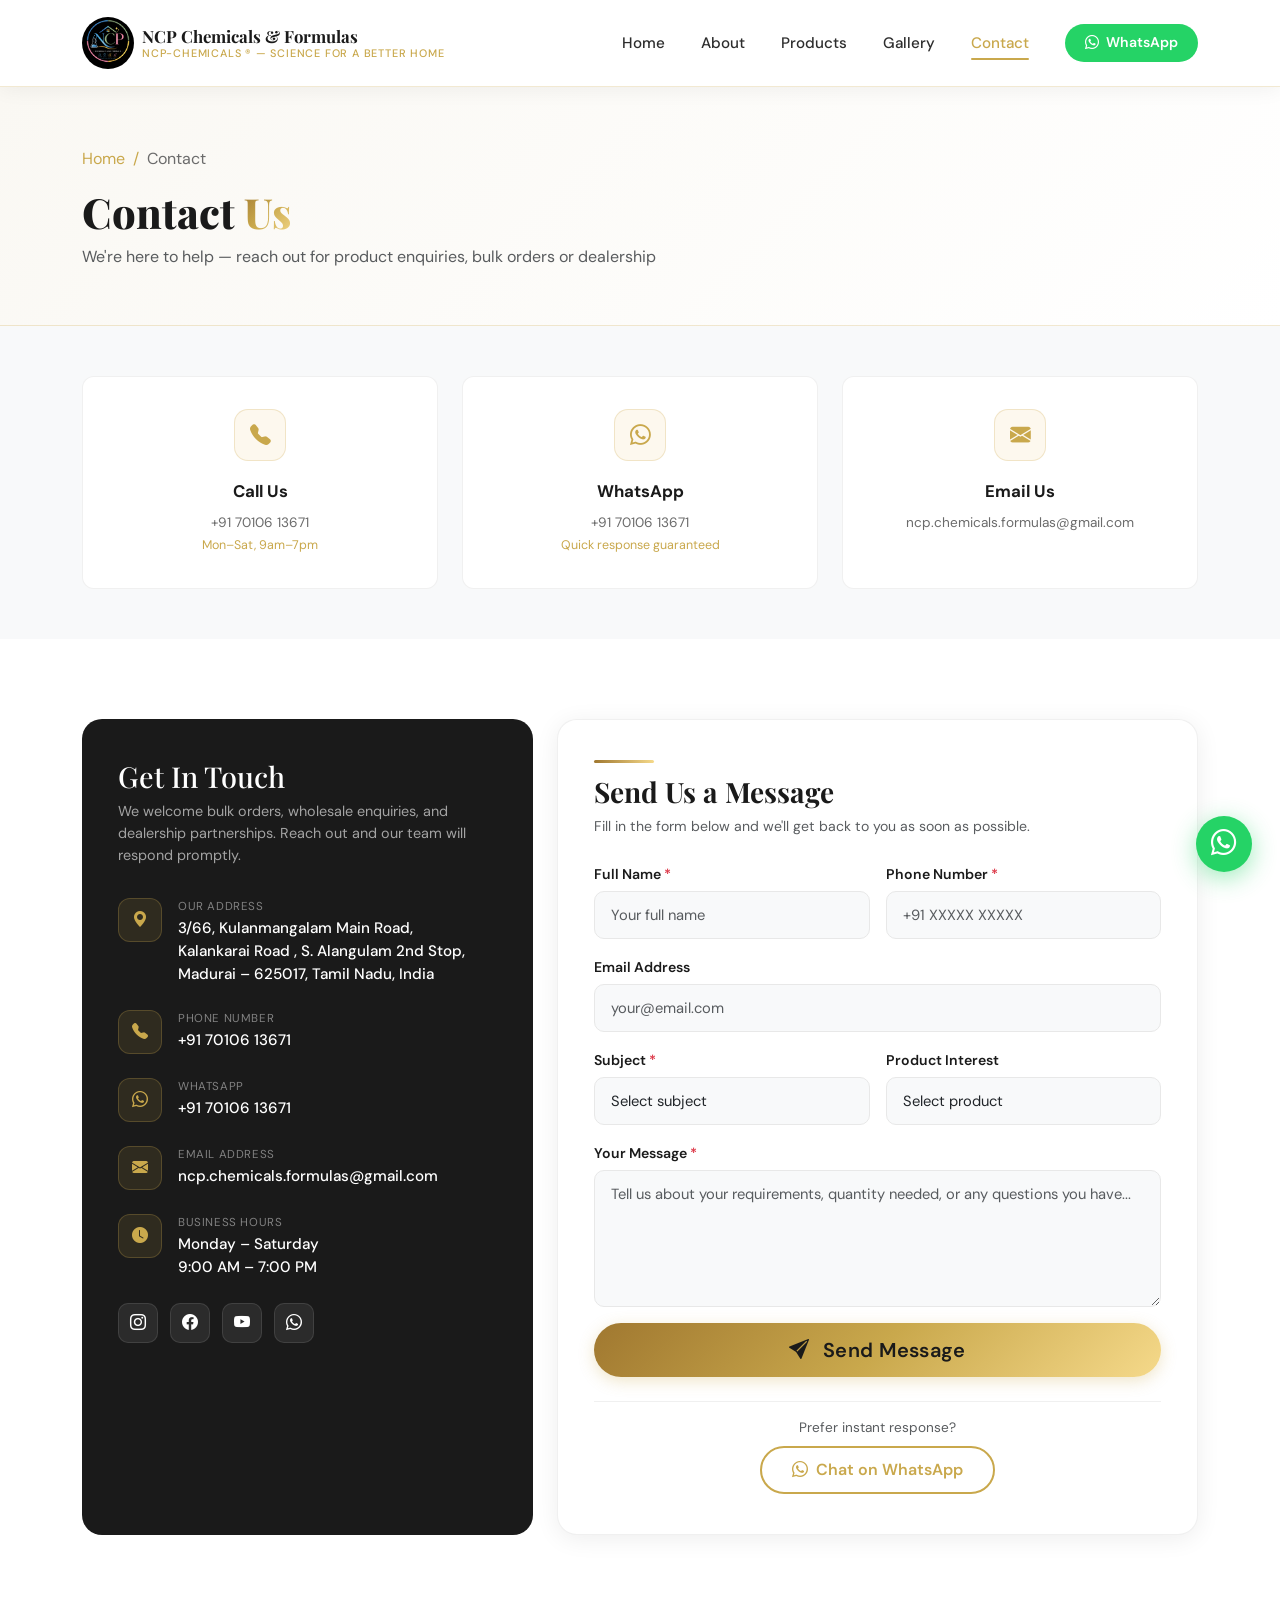
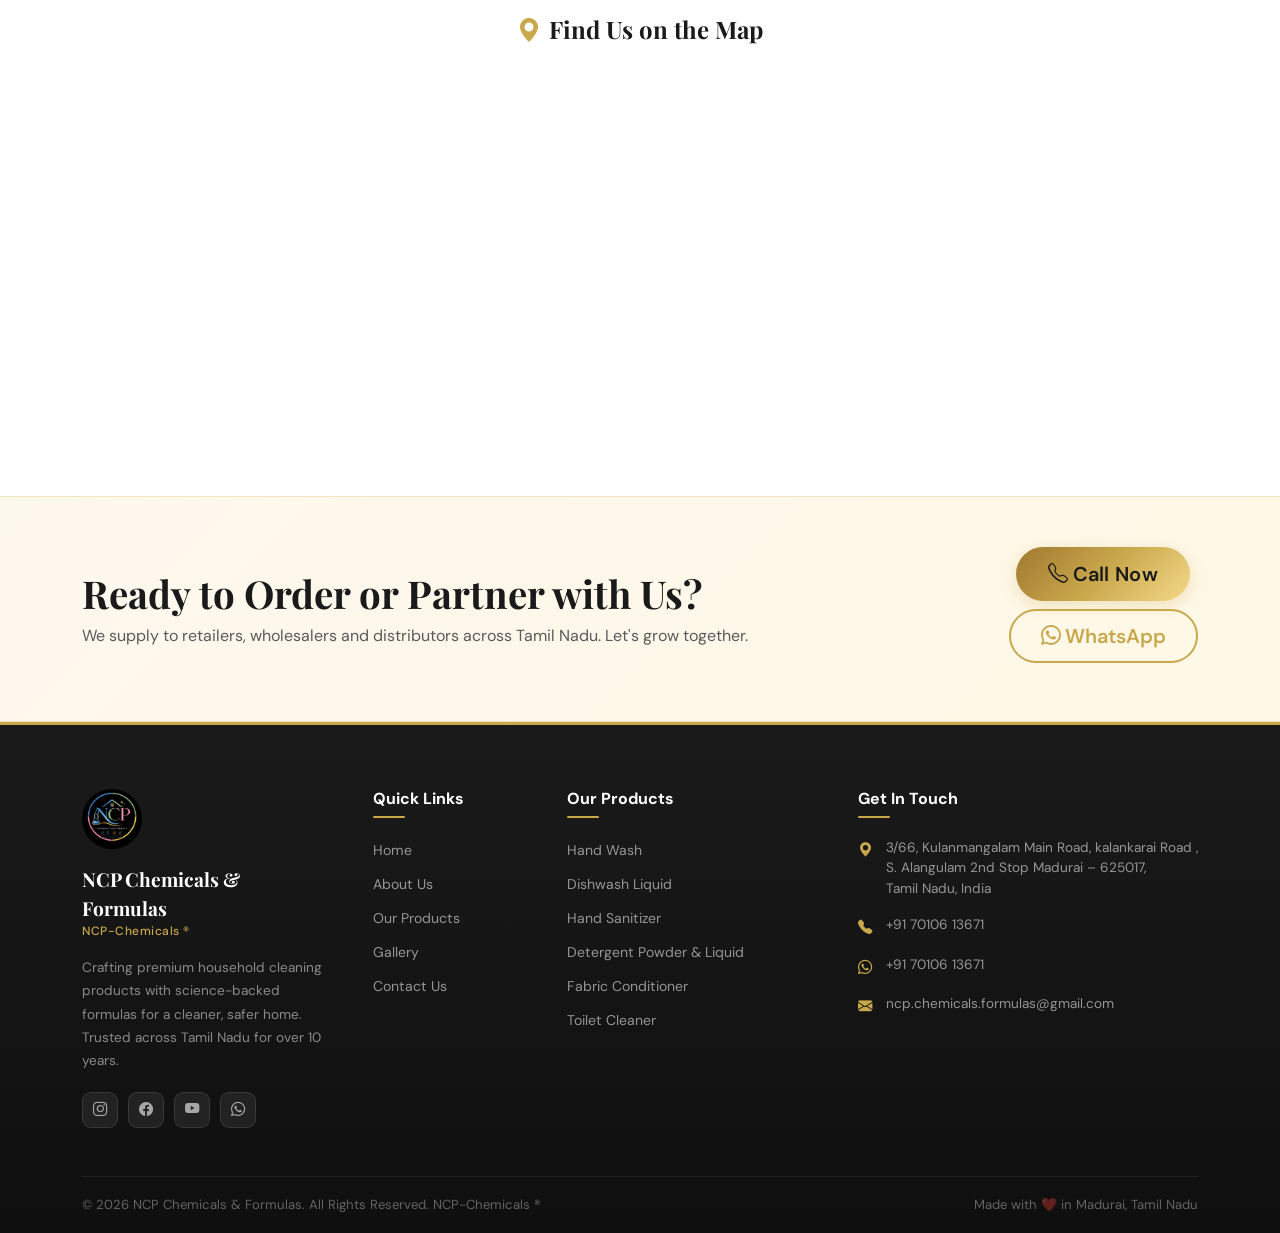
<file: contact.html>
<!DOCTYPE html>
<html lang="en">
<head>
  <meta charset="UTF-8">
  <meta name="viewport" content="width=device-width, initial-scale=1.0">
  <title>Contact Us – NCP Chemicals & Formulas | NCP-Chemicals Madurai</title>
  <meta name="description" content="Contact NCP Chemicals & Formulas (NCP-Chemicals) in Madurai. Phone: +91 70106 13671. Address: 3/66, Kulanmangalam Main Road, kalankarai Road , S. Alangulam 2nd Stop Madurai – 625017. Enquire about our cleaning products.">
  <meta name="keywords" content="NCP Chemicals contact, NCP-Chemicals Madurai contact, cleaning products enquiry, bulk order cleaning products Tamil Nadu, NCP Chemicals address phone">
  <meta name="robots" content="index, follow">
  <link rel="canonical" href="https://www.ncpchemicals.com/contact.html">
  <meta property="og:title" content="Contact NCP Chemicals & Formulas | NCP-Chemicals">
  <meta property="og:description" content="Get in touch for product enquiries, bulk orders and dealership. Based in Madurai, Tamil Nadu.">
  <meta property="og:image" content="assets/images/logo.png">
  <meta property="og:url" content="https://www.ncpchemicals.com/contact.html">
  <link href="https://cdn.jsdelivr.net/npm/bootstrap@5.3.2/dist/css/bootstrap.min.css" rel="stylesheet">
  <link href="https://cdn.jsdelivr.net/npm/bootstrap-icons@1.11.3/font/bootstrap-icons.min.css" rel="stylesheet">
  <link rel="stylesheet" href="assets/css/style.css">
   <link rel="icon" type="image/x-icon" href="./assets/images/logo.png">
  <script type="application/ld+json">
  {
    "@context": "https://schema.org",
    "@type": "ContactPage",
    "name": "Contact NCP Chemicals & Formulas",
    "description": "Contact page for NCP Chemicals & Formulas, NCP-Chemicals, Madurai.",
    "url": "https://www.ncpchemicals.com/contact.html",
    "mainEntity": {
      "@type": "Organization",
      "name": "NCP Chemicals & Formulas",
      "telephone": "+917010613671",
      "email": "ncp.chemicals.formulas@gmail.com",
      "address": {
        "@type": "PostalAddress",
        "streetAddress": "3/66, Kulanmangalam Main Road, kalankarai Road , S. Alangulam 2nd Stop Madurai – 625017",
        "addressLocality": "Madurai",
        "addressRegion": "Tamil Nadu",
        "postalCode": "625017",
        "addressCountry": "IN"
      }
    }
  }
  </script>
</head>
<body>
<div id="navbar-placeholder"></div>

<!-- Page Hero -->
<section class="page-hero">
  <div class="container">
    <nav aria-label="breadcrumb">
      <ol class="breadcrumb mb-3">
        <li class="breadcrumb-item"><a href="index.html">Home</a></li>
        <li class="breadcrumb-item active">Contact</li>
      </ol>
    </nav>
    <h1 class="fade-up">Contact <span class="text-gradient">Us</span></h1>
    <p class="text-muted mt-2 fade-up">We're here to help — reach out for product enquiries, bulk orders or dealership</p>
  </div>
</section>

<!-- ======================== QUICK CONTACT CARDS ======================== -->
<section class="section-gap-sm" style="background:var(--light);">
  <div class="container">
    <div class="row g-4 justify-content-center">
      <div class="col-md-4 col-sm-6 fade-up">
        <a href="tel:+917010613671" class="text-decoration-none">
          <div class="why-card text-center h-100" style="cursor:pointer;">
            <div class="why-icon mx-auto"><i class="bi bi-telephone-fill"></i></div>
            <div class="why-title">Call Us</div>
            <div class="why-desc">+91 70106 13671<br><span style="font-size:.78rem;color:var(--gold);">Mon–Sat, 9am–7pm</span></div>
          </div>
        </a>
      </div>
      <div class="col-md-4 col-sm-6 fade-up">
        <a href="https://wa.me/917010613671" target="_blank" class="text-decoration-none">
          <div class="why-card text-center h-100" style="cursor:pointer;">
            <div class="why-icon mx-auto"><i class="bi bi-whatsapp"></i></div>
            <div class="why-title">WhatsApp</div>
            <div class="why-desc">+91 70106 13671<br><span style="font-size:.78rem;color:var(--gold);">Quick response guaranteed</span></div>
          </div>
        </a>
      </div>
      <div class="col-md-4 col-sm-6 fade-up">
        <a href="mailto:ncp.chemicals.formulas@gmail.com" class="text-decoration-none">
          <div class="why-card text-center h-100" style="cursor:pointer;">
            <div class="why-icon mx-auto"><i class="bi bi-envelope-fill"></i></div>
            <div class="why-title">Email Us</div>
            <div class="why-desc" style="word-break:break-all;">ncp.chemicals.formulas@gmail.com</div>
          </div>
        </a>
      </div>
    </div>
  </div>
</section>

<!-- ======================== CONTACT FORM + INFO ======================== -->
<section class="section-gap">
  <div class="container">
    <div class="row g-4">

      <!-- Contact Info -->
      <div class="col-lg-5 fade-up">
        <div class="contact-info-card">
          <h3>Get In Touch</h3>
          <p>We welcome bulk orders, wholesale enquiries, and dealership partnerships. Reach out and our team will respond promptly.</p>

          <div class="contact-detail">
            <div class="contact-icon"><i class="bi bi-geo-alt-fill"></i></div>
            <div>
              <div class="contact-label">Our Address</div>
              <div class="contact-value">3/66, Kulanmangalam Main Road,<br>Kalankarai Road , S. Alangulam 2nd Stop,<br>Madurai – 625017, Tamil Nadu, India</div>
            </div>
          </div>

          <div class="contact-detail">
            <div class="contact-icon"><i class="bi bi-telephone-fill"></i></div>
            <div>
              <div class="contact-label">Phone Number</div>
              <div class="contact-value"><a href="tel:+917010613671">+91 70106 13671</a></div>
            </div>
          </div>

          <div class="contact-detail">
            <div class="contact-icon"><i class="bi bi-whatsapp"></i></div>
            <div>
              <div class="contact-label">WhatsApp</div>
              <div class="contact-value"><a href="https://wa.me/917010613671" target="_blank">+91 70106 13671</a></div>
            </div>
          </div>

          <div class="contact-detail">
            <div class="contact-icon"><i class="bi bi-envelope-fill"></i></div>
            <div>
              <div class="contact-label">Email Address</div>
              <div class="contact-value"><a href="mailto:ncp.chemicals.formulas@gmail.com">ncp.chemicals.formulas@gmail.com</a></div>
            </div>
          </div>

          <div class="contact-detail">
            <div class="contact-icon"><i class="bi bi-clock-fill"></i></div>
            <div>
              <div class="contact-label">Business Hours</div>
              <div class="contact-value">Monday – Saturday<br>9:00 AM – 7:00 PM</div>
            </div>
          </div>

          <div class="social-links mt-3">
            <a href="https://www.instagram.com/" target="_blank" class="social-link" title="Instagram"><i class="bi bi-instagram"></i></a>
            <a href="https://www.facebook.com/" target="_blank" class="social-link" title="Facebook"><i class="bi bi-facebook"></i></a>
            <a href="https://www.youtube.com/" target="_blank" class="social-link" title="YouTube"><i class="bi bi-youtube"></i></a>
            <a href="https://wa.me/917010613671" target="_blank" class="social-link" title="WhatsApp"><i class="bi bi-whatsapp"></i></a>
          </div>
        </div>
      </div>

      <!-- Contact Form -->
      <div class="col-lg-7 fade-up">
        <div class="contact-form-wrap">
          <div class="mb-4">
            <div class="title-line" style="margin:0 0 12px 0;"></div>
            <h3 style="font-family:'Playfair Display',serif;font-weight:700;color:var(--dark);">Send Us a Message</h3>
            <p class="text-muted" style="font-size:.88rem;">Fill in the form below and we'll get back to you as soon as possible.</p>
          </div>

          <form id="contactForm" novalidate>
            <div class="row g-3">
              <div class="col-md-6">
                <label class="form-label">Full Name <span class="text-danger">*</span></label>
                <input type="text" class="form-control" id="name" placeholder="Your full name" required>
              </div>
              <div class="col-md-6">
                <label class="form-label">Phone Number <span class="text-danger">*</span></label>
                <input type="tel" class="form-control" id="phone" placeholder="+91 XXXXX XXXXX" required>
              </div>
              <div class="col-12">
                <label class="form-label">Email Address</label>
                <input type="email" class="form-control" id="email" placeholder="your@email.com">
              </div>
              <div class="col-md-6">
                <label class="form-label">Subject <span class="text-danger">*</span></label>
                <select class="form-select" id="subject" required>
                  <option value="" disabled selected>Select subject</option>
                  <option>Product Enquiry</option>
                  <option>Bulk / Wholesale Order</option>
                  <option>Dealership Enquiry</option>
                  <option>Pricing Information</option>
                  <option>Other</option>
                </select>
              </div>
              <div class="col-md-6">
                <label class="form-label">Product Interest</label>
                <select class="form-select" id="product">
                  <option value="" disabled selected>Select product</option>
                  <option>Hand Wash</option>
                  <option>Dishwash Liquid</option>
                  <option>Hand Sanitizer</option>
                  <option>Detergent Powder</option>
                  <option>Detergent Liquid</option>
                  <option>Fabric Conditioner</option>
                  <option>Toilet Cleaner</option>
                  <option>All Products</option>
                </select>
              </div>
              <div class="col-12">
                <label class="form-label">Your Message <span class="text-danger">*</span></label>
                <textarea class="form-control" id="message" rows="5" placeholder="Tell us about your requirements, quantity needed, or any questions you have..." required></textarea>
              </div>
              <div class="col-12">
                <button type="submit" class="btn btn-gold btn-lg w-100" id="submitBtn">
                  <i class="bi bi-send-fill me-2"></i> Send Message
                </button>
              </div>
            </div>
          </form>

          <!-- Success Message -->
          <div id="successMsg" class="mt-4 p-4 text-center" style="display:none;background:var(--gold-bg);border:1px solid var(--border);border-radius:12px;">
            <i class="bi bi-check-circle-fill mb-2" style="font-size:2rem;color:var(--gold);display:block;"></i>
            <h5 style="color:var(--dark);font-weight:700;">Message Sent!</h5>
            <p class="text-muted mb-0" style="font-size:.88rem;">Thank you for reaching out. We'll get back to you within 24 hours.</p>
          </div>

          <!-- WhatsApp Alternative -->
          <div class="text-center mt-4 pt-3" style="border-top:1px solid #f0f0f0;">
            <p class="text-muted mb-2" style="font-size:.85rem;">Prefer instant response?</p>
            <a href="https://wa.me/917010613671?text=Hello%21%20I%20am%20interested%20in%20NCP%20Chemicals%20%26%20Formulas%20(NCP Chemicals)%20products.%20Please%20share%20more%20details." target="_blank" class="btn btn-outline-gold">
              <i class="bi bi-whatsapp me-2"></i>Chat on WhatsApp
            </a>
          </div>
        </div>
      </div>

    </div>
  </div>
</section>

<!-- ======================== MAP ======================== -->
<section class="pb-0">
  <div class="container-fluid px-0">
    <div class="text-center mb-4 fade-up">
      <h4 style="font-family:'Playfair Display',serif;font-weight:700;color:var(--dark);">
        <i class="bi bi-geo-alt-fill me-2" style="color:var(--gold);"></i>Find Us on the Map
      </h4>
    </div>
    <iframe
      src="https://www.google.com/maps/embed?pb=!1m18!1m12!1m3!1d3930.0!2d78.1198!3d9.9252!2m3!1f0!2f0!3f0!3m2!1i1024!2i768!4f13.1!3m3!1m2!1s0x0%3A0x0!2zOcKwNTUnMzAuNyJOIDc4wrAwNycxMS4zIkU!5e0!3m2!1sen!2sin!4v1234567890"
      width="100%"
      height="380"
      style="border:0;display:block;"
      allowfullscreen=""
      loading="lazy"
      referrerpolicy="no-referrer-when-downgrade"
      title="NCP Chemicals & Formulas Location - Madurai">
    </iframe>
  </div>
</section>

<!-- CTA -->
<section class="cta-section section-gap-sm mt-5">
  <div class="container">
    <div class="row align-items-center">
      <div class="col-lg-8 fade-up">
        <h3 class="section-title mb-2">Ready to Order or Partner with Us?</h3>
        <p class="text-muted mb-0">We supply to retailers, wholesalers and distributors across Tamil Nadu. Let's grow together.</p>
      </div>
      <div class="col-lg-4 text-lg-end mt-4 mt-lg-0 fade-up">
        <a href="tel:+917010613671" class="btn btn-gold btn-lg me-2 mb-2"><i class="bi bi-telephone me-1"></i>Call Now</a>
        <a href="https://wa.me/917010613671" target="_blank" class="btn btn-outline-gold btn-lg mb-2"><i class="bi bi-whatsapp me-1"></i>WhatsApp</a>
      </div>
    </div>
  </div>
</section>

<div id="footer-placeholder"></div>
<script src="https://cdn.jsdelivr.net/npm/bootstrap@5.3.2/dist/js/bootstrap.bundle.min.js"></script>
<script src="assets/js/shared.js"></script>
<script>
  document.getElementById('contactForm').addEventListener('submit', function (e) {
    e.preventDefault();
    const name = document.getElementById('name').value.trim();
    const phone = document.getElementById('phone').value.trim();
    const subject = document.getElementById('subject').value;
    const message = document.getElementById('message').value.trim();
    if (!name || !phone || !subject || !message) {
      alert('Please fill in all required fields.');
      return;
    }
    const btn = document.getElementById('submitBtn');
    btn.innerHTML = '<span class="spinner-border spinner-border-sm me-2"></span>Sending...';
    btn.disabled = true;
    // Build WhatsApp message and redirect
    const wa = `Hello! I'm ${name}.\n\nPhone: ${phone}\nSubject: ${subject}\n\n${message}`;
    setTimeout(() => {
      window.open(`https://wa.me/917010613671?text=${encodeURIComponent(wa)}`, '_blank');
      document.getElementById('contactForm').reset();
      document.getElementById('successMsg').style.display = 'block';
      btn.innerHTML = '<i class="bi bi-send-fill me-2"></i>Send Message';
      btn.disabled = false;
    }, 1000);
  });
</script>
</body>

<script>

document.getElementById("contactForm").addEventListener("submit", function (e) {

  e.preventDefault();

  const form = this;

  const formData = new FormData();


  const name = document.getElementById("name").value.trim();
  const phone = document.getElementById("phone").value.trim();
  const email = document.getElementById("email").value.trim();
  const subject = document.getElementById("subject").value;
  const product = document.getElementById("product").value;
  const message = document.getElementById("message").value.trim();



  // ✅ Validation

  if(!name){
    alert("Please enter your name");
    return;
  }


  if(!phone){
    alert("Please enter phone number");
    return;
  }


  if(!/^[0-9]{10}$/.test(phone.replace(/\s/g,''))){
    alert("Enter valid 10 digit phone number");
    return;
  }


  if(!subject){
    alert("Please select subject");
    return;
  }


  if(!message){
    alert("Please enter message");
    return;
  }



  // ✅ WhatsApp Message

  const whatsappMsg =
`New Product Enquiry

Name: ${name}
Phone: ${phone}
Email: ${email}

Subject:
${subject}

Product:
${product}

Message:
${message}`;



  // ✅ WhatsApp Open

  window.open(
    `https://wa.me/917010613671?text=${encodeURIComponent(whatsappMsg)}`,
    "_blank"
  );



  // ✅ Email FormSubmit

  formData.append("Name",name);
  formData.append("Phone",phone);
  formData.append("Email",email);
  formData.append("Subject",subject);
  formData.append("Product",product);
  formData.append("Message",message);

  formData.append("_subject","New Website Enquiry");
  formData.append("_template","table");



  fetch("https://formsubmit.co/ajax/ncp.chemicals.formulas@gmail.com",{

    method:"POST",

    headers:{
      "Accept":"application/json"
    },

    body:formData

  })

  .then(response=>response.json())

  .then(data=>{


    alert("Message sent successfully!");

    form.reset();


  })


  .catch(error=>{

    alert("Something went wrong!");

  });



});

</script>
</html>
</file>
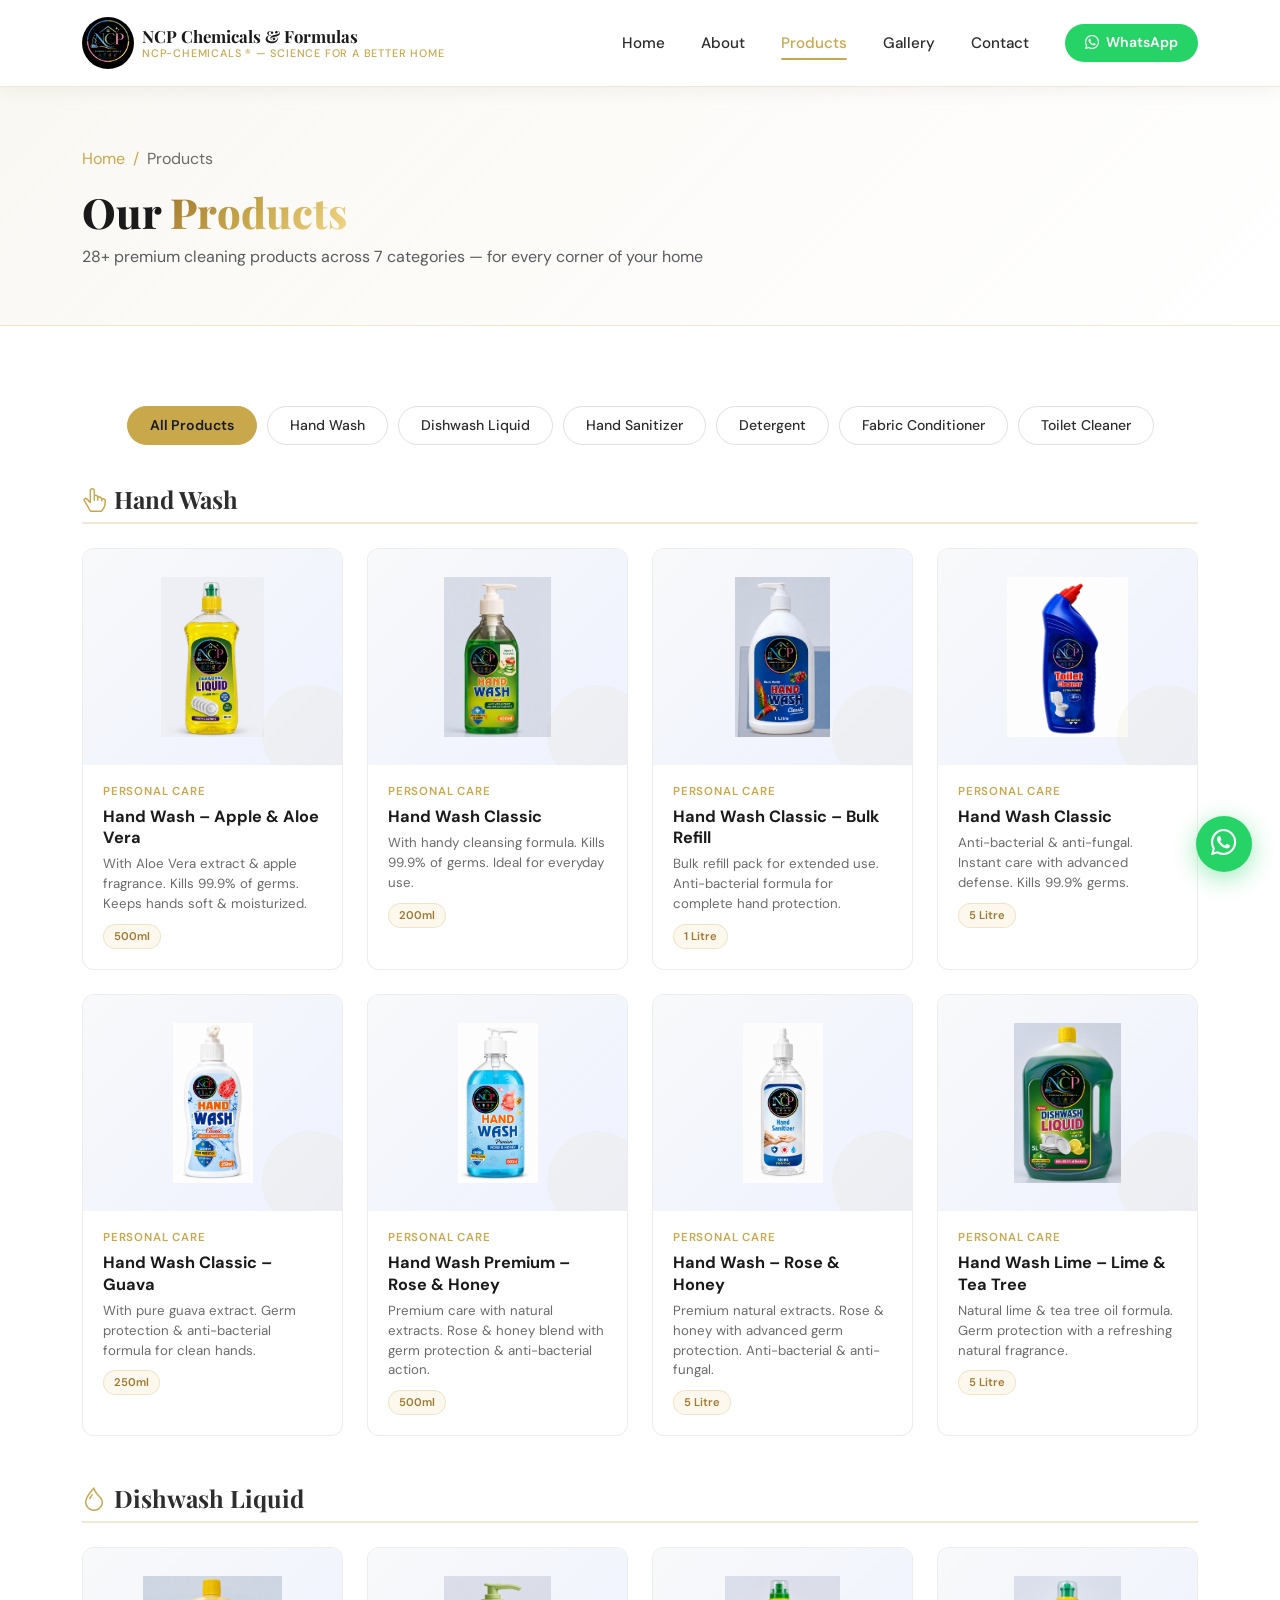
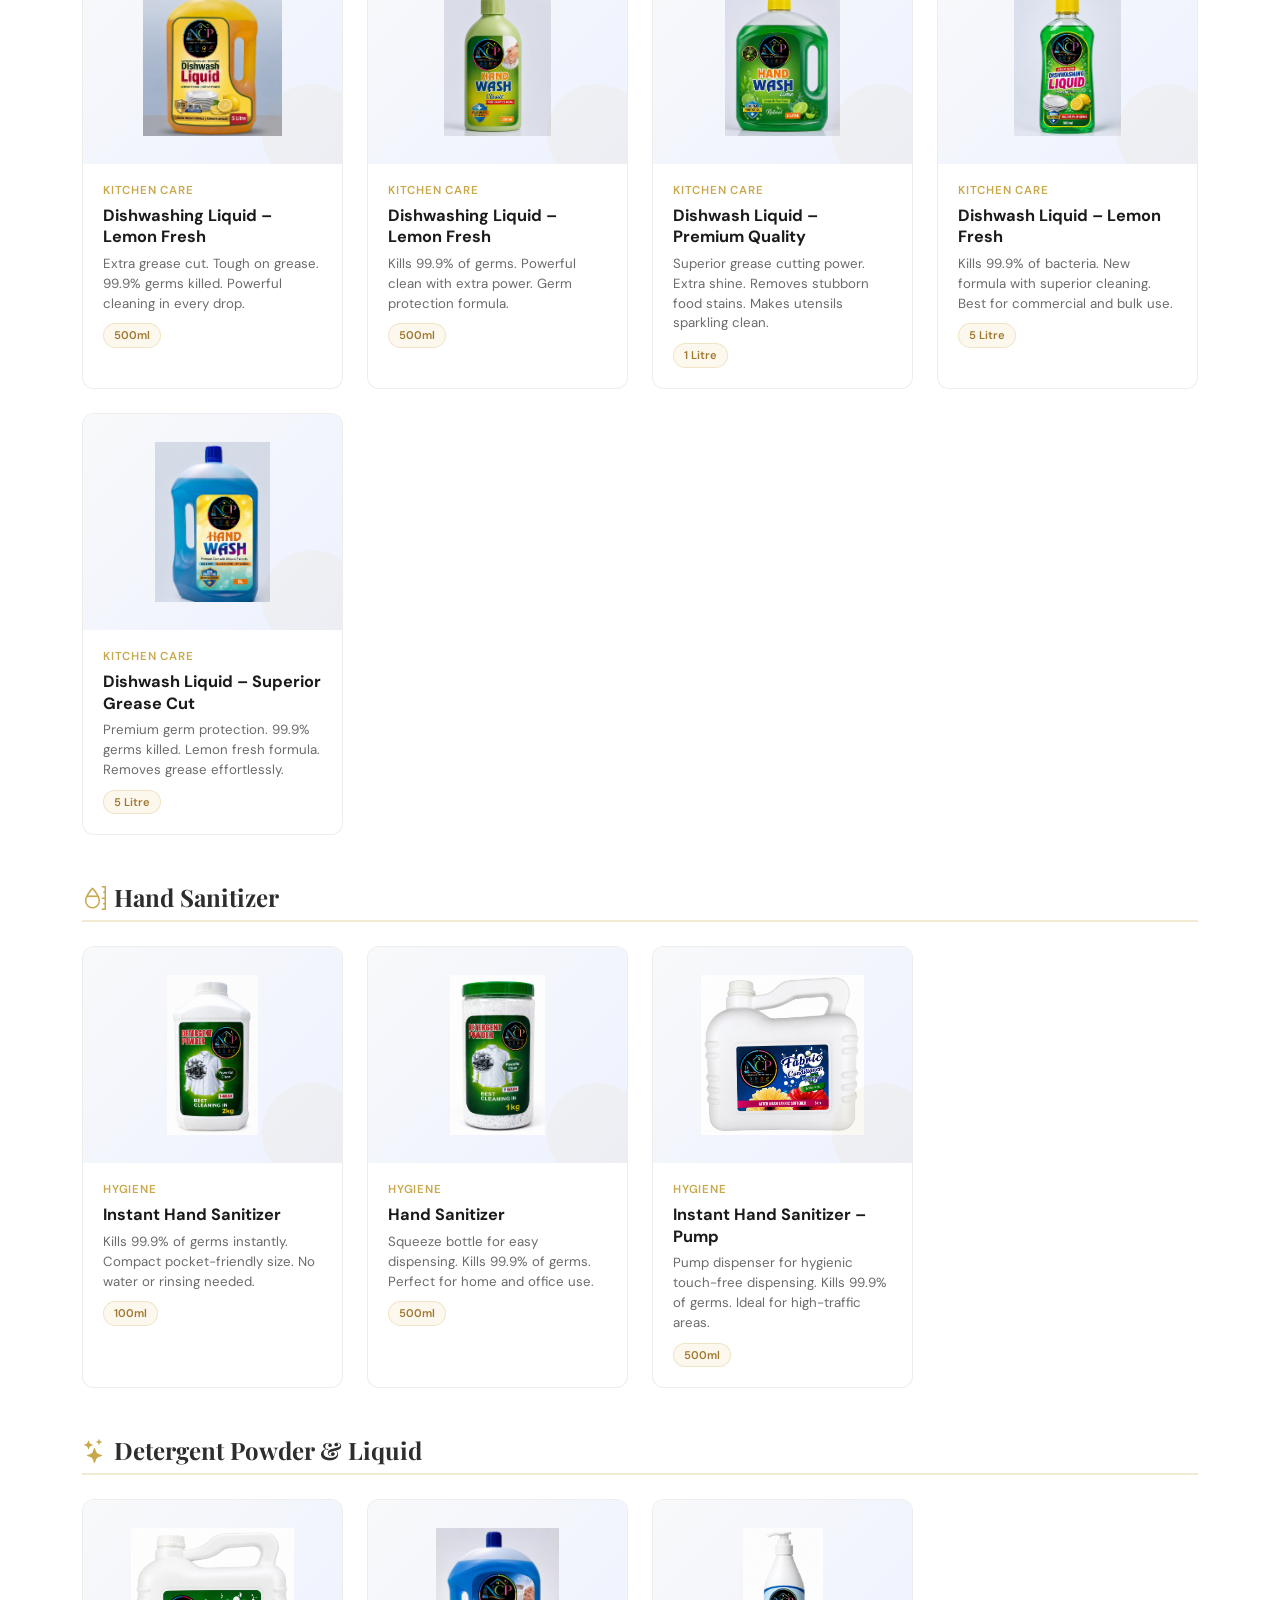
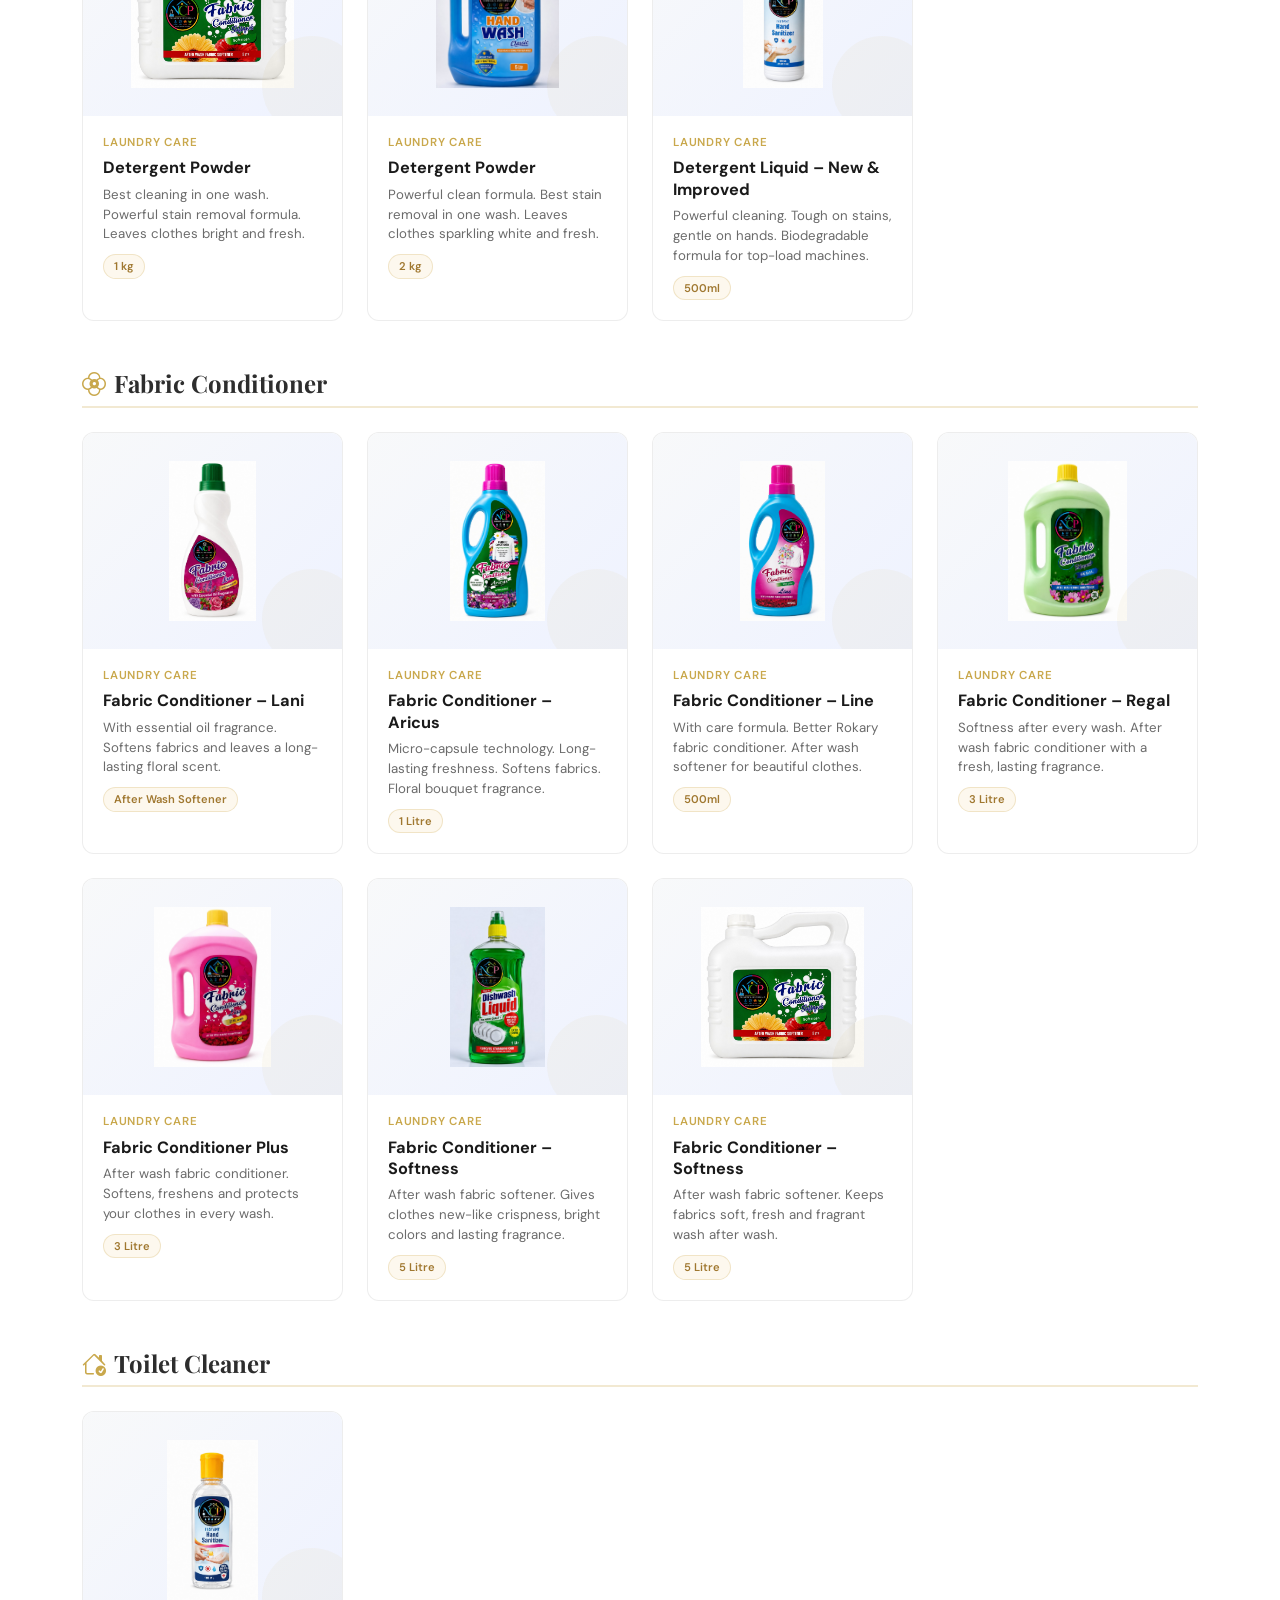
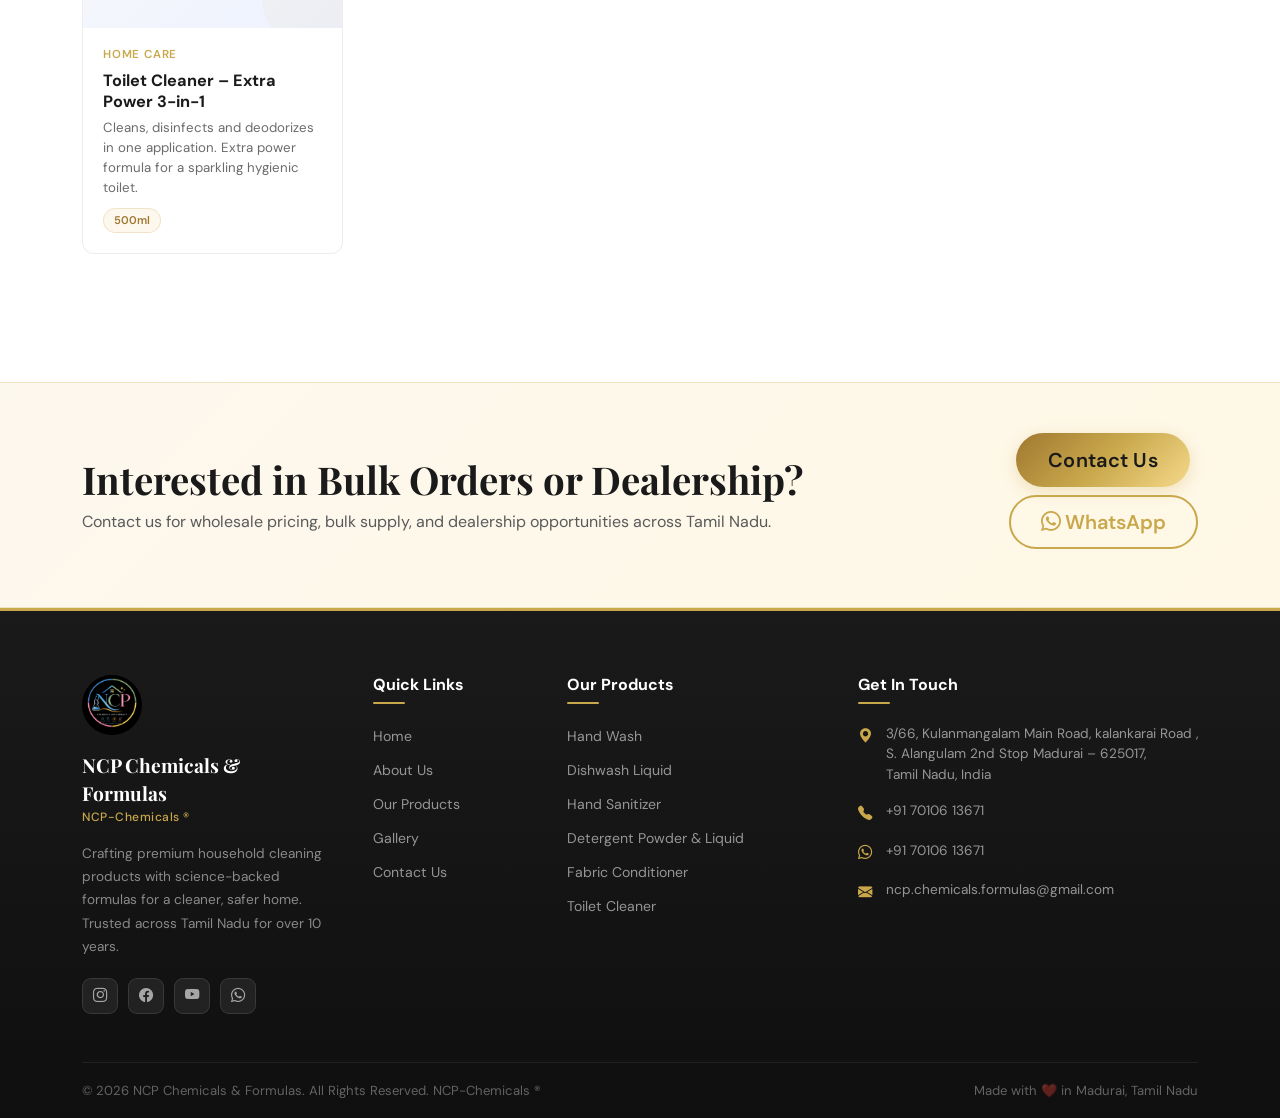
<file: products.html>
<!DOCTYPE html>
<html lang="en">

<head>
  <meta charset="UTF-8">
  <meta name="viewport" content="width=device-width, initial-scale=1.0">
  <title>Our Products – NCP Chemicals & Formulas | NCP-Chemicals</title>
  <meta name="description"
    content="Browse the complete NCP-Chemicals product range by NCP Chemicals & Formulas — Hand Wash, Dishwash Liquid, Hand Sanitizer, Detergent, Fabric Conditioner, Toilet Cleaner and more.">
  <meta name="keywords"
    content="NCP Chemicals hand wash, NCP dishwash liquid, detergent powder Madurai, fabric conditioner NCP Chemicals, hand sanitizer NCP, cleaning products Tamil Nadu">
  <meta name="robots" content="index, follow">
  <link rel="canonical" href="https://www.ncpchemicals.com/products.html">
  <meta property="og:title" content="Products – NCP Chemicals & Formulas | NCP-Chemicals">
  <meta property="og:description"
    content="Complete range of premium household cleaning products. 28+ variants across 7 categories.">
  <meta property="og:image" content="assets/images/logo.png">
  <link href="https://cdn.jsdelivr.net/npm/bootstrap@5.3.2/dist/css/bootstrap.min.css" rel="stylesheet">
  <link href="https://cdn.jsdelivr.net/npm/bootstrap-icons@1.11.3/font/bootstrap-icons.min.css" rel="stylesheet">
  <link rel="stylesheet" href="assets/css/style.css">
  <link rel="icon" type="image/x-icon" href="./assets/images/logo.png">
  <script type="application/ld+json">
  {
    "@context": "https://schema.org",
    "@type": "CollectionPage",
    "name": "NCP Chemicals & Formulas – NCP-Chemicals Products",
    "description": "Complete range of premium household cleaning products.",
    "url": "https://www.ncpchemicals.com/products.html"
  }
  </script>
</head>

<body>
  <div id="navbar-placeholder"></div>

  <!-- Page Hero -->
  <section class="page-hero">
    <div class="container">
      <nav aria-label="breadcrumb">
        <ol class="breadcrumb mb-3">
          <li class="breadcrumb-item"><a href="index.html">Home</a></li>
          <li class="breadcrumb-item active">Products</li>
        </ol>
      </nav>
      <h1 class="fade-up">Our <span class="text-gradient">Products</span></h1>
      <p class="text-muted mt-2 fade-up">28+ premium cleaning products across 7 categories — for every corner of your
        home</p>
    </div>
  </section>

  <!-- ======================== PRODUCTS ======================== -->
  <section class="section-gap">
    <div class="container">

      <!-- Filter Tabs -->
      <div class="filter-tabs fade-up">
        <button class="filter-tab active" data-filter="all">All Products</button>
        <button class="filter-tab" data-filter="handwash">Hand Wash</button>
        <button class="filter-tab" data-filter="dishwash">Dishwash Liquid</button>
        <button class="filter-tab" data-filter="sanitizer">Hand Sanitizer</button>
        <button class="filter-tab" data-filter="detergent">Detergent</button>
        <button class="filter-tab" data-filter="fabric">Fabric Conditioner</button>
        <button class="filter-tab" data-filter="toilet">Toilet Cleaner</button>
      </div>

      <!-- ===== HAND WASH ===== -->
      <div class="mb-5">
        <h4 class="fw-700 mb-4 pb-2 fade-up"
          style="border-bottom:2px solid var(--border);font-family:'Playfair Display',serif;font-weight:700;">
          <i class="bi bi-hand-index-thumb me-2" style="color:var(--gold);"></i>Hand Wash
        </h4>
        <div class="row g-4">
          <div class="col-xl-3 col-lg-4 col-md-6 fade-up" data-category="handwash">
            <div class="product-card h-100">
              <div class="product-img-wrap"><img src="assets/images/img_3.png" alt="Hand Wash Apple Aloe Vera 500ml">
              </div>
              <div class="product-body">
                <div class="product-category">Personal Care</div>
                <div class="product-name">Hand Wash – Apple & Aloe Vera</div>
                <div class="product-desc">With Aloe Vera extract & apple fragrance. Kills 99.9% of germs. Keeps hands
                  soft & moisturized.</div>
                <span class="product-badge">500ml</span>
              </div>
            </div>
          </div>
          <div class="col-xl-3 col-lg-4 col-md-6 fade-up" data-category="handwash">
            <div class="product-card h-100">
              <div class="product-img-wrap"><img src="assets/images/img_4.png" alt="Hand Wash Classic 200ml"></div>
              <div class="product-body">
                <div class="product-category">Personal Care</div>
                <div class="product-name">Hand Wash Classic</div>
                <div class="product-desc">With handy cleansing formula. Kills 99.9% of germs. Ideal for everyday use.
                </div>
                <span class="product-badge">200ml</span>
              </div>
            </div>
          </div>
          <div class="col-xl-3 col-lg-4 col-md-6 fade-up" data-category="handwash">
            <div class="product-card h-100">
              <div class="product-img-wrap"><img src="assets/images/img_12.png" alt="Hand Wash Classic Bulk 1L"></div>
              <div class="product-body">
                <div class="product-category">Personal Care</div>
                <div class="product-name">Hand Wash Classic – Bulk Refill</div>
                <div class="product-desc">Bulk refill pack for extended use. Anti-bacterial formula for complete hand
                  protection.</div>
                <span class="product-badge">1 Litre</span>
              </div>
            </div>
          </div>
          <div class="col-xl-3 col-lg-4 col-md-6 fade-up" data-category="handwash">
            <div class="product-card h-100">
              <div class="product-img-wrap"><img src="assets/images/img_28.png" alt="Hand Wash Classic 5L"></div>
              <div class="product-body">
                <div class="product-category">Personal Care</div>
                <div class="product-name">Hand Wash Classic</div>
                <div class="product-desc">Anti-bacterial & anti-fungal. Instant care with advanced defense. Kills 99.9%
                  germs.</div>
                <span class="product-badge">5 Litre</span>
              </div>
            </div>
          </div>
          <div class="col-xl-3 col-lg-4 col-md-6 fade-up" data-category="handwash">
            <div class="product-card h-100">
              <div class="product-img-wrap"><img src="assets/images/img_13.png" alt="Hand Wash Guava 250ml"></div>
              <div class="product-body">
                <div class="product-category">Personal Care</div>
                <div class="product-name">Hand Wash Classic – Guava</div>
                <div class="product-desc">With pure guava extract. Germ protection & anti-bacterial formula for clean
                  hands.</div>
                <span class="product-badge">250ml</span>
              </div>
            </div>
          </div>
          <div class="col-xl-3 col-lg-4 col-md-6 fade-up" data-category="handwash">
            <div class="product-card h-100">
              <div class="product-img-wrap"><img src="assets/images/img_14.png"
                  alt="Hand Wash Premium Rose Honey 500ml"></div>
              <div class="product-body">
                <div class="product-category">Personal Care</div>
                <div class="product-name">Hand Wash Premium – Rose & Honey</div>
                <div class="product-desc">Premium care with natural extracts. Rose & honey blend with germ protection &
                  anti-bacterial action.</div>
                <span class="product-badge">500ml</span>
              </div>
            </div>
          </div>
          <div class="col-xl-3 col-lg-4 col-md-6 fade-up" data-category="handwash">
            <div class="product-card h-100">
              <div class="product-img-wrap"><img src="assets/images/img_26.png" alt="Hand Wash Rose Honey 5L"></div>
              <div class="product-body">
                <div class="product-category">Personal Care</div>
                <div class="product-name">Hand Wash – Rose & Honey</div>
                <div class="product-desc">Premium natural extracts. Rose & honey with advanced germ protection.
                  Anti-bacterial & anti-fungal.</div>
                <span class="product-badge">5 Litre</span>
              </div>
            </div>
          </div>
          <div class="col-xl-3 col-lg-4 col-md-6 fade-up" data-category="handwash">
            <div class="product-card h-100">
              <div class="product-img-wrap"><img src="assets/images/img_7.png" alt="Hand Wash Lime Tea Tree 5L"></div>
              <div class="product-body">
                <div class="product-category">Personal Care</div>
                <div class="product-name">Hand Wash Lime – Lime & Tea Tree</div>
                <div class="product-desc">Natural lime & tea tree oil formula. Germ protection with a refreshing natural
                  fragrance.</div>
                <span class="product-badge">5 Litre</span>
              </div>
            </div>
          </div>
        </div>
      </div>

      <!-- ===== DISHWASH LIQUID ===== -->
      <div class="mb-5">
        <h4 class="fw-700 mb-4 pb-2 fade-up"
          style="border-bottom:2px solid var(--border);font-family:'Playfair Display',serif;font-weight:700;">
          <i class="bi bi-droplet me-2" style="color:var(--gold);"></i>Dishwash Liquid
        </h4>
        <div class="row g-4">
          <div class="col-xl-3 col-lg-4 col-md-6 fade-up" data-category="dishwash">
            <div class="product-card h-100">
              <div class="product-img-wrap"><img src="assets/images/img_2.png" alt="Dishwashing Liquid 500ml Yellow">
              </div>
              <div class="product-body">
                <div class="product-category">Kitchen Care</div>
                <div class="product-name">Dishwashing Liquid – Lemon Fresh</div>
                <div class="product-desc">Extra grease cut. Tough on grease. 99.9% germs killed. Powerful cleaning in
                  every drop.</div>
                <span class="product-badge">500ml</span>
              </div>
            </div>
          </div>
          <div class="col-xl-3 col-lg-4 col-md-6 fade-up" data-category="dishwash">
            <div class="product-card h-100">
              <div class="product-img-wrap"><img src="assets/images/img_5.png" alt="Dishwashing Liquid 500ml Green">
              </div>
              <div class="product-body">
                <div class="product-category">Kitchen Care</div>
                <div class="product-name">Dishwashing Liquid – Lemon Fresh</div>
                <div class="product-desc">Kills 99.9% of germs. Powerful clean with extra power. Germ protection
                  formula.</div>
                <span class="product-badge">500ml</span>
              </div>
            </div>
          </div>
          <div class="col-xl-3 col-lg-4 col-md-6 fade-up" data-category="dishwash">
            <div class="product-card h-100">
              <div class="product-img-wrap"><img src="assets/images/img_8.png" alt="Dishwash Liquid 1L"></div>
              <div class="product-body">
                <div class="product-category">Kitchen Care</div>
                <div class="product-name">Dishwash Liquid – Premium Quality</div>
                <div class="product-desc">Superior grease cutting power. Extra shine. Removes stubborn food stains.
                  Makes utensils sparkling clean.</div>
                <span class="product-badge">1 Litre</span>
              </div>
            </div>
          </div>
          <div class="col-xl-3 col-lg-4 col-md-6 fade-up" data-category="dishwash">
            <div class="product-card h-100">
              <div class="product-img-wrap"><img src="assets/images/img_6.png" alt="Dishwash Liquid 5L Green"></div>
              <div class="product-body">
                <div class="product-category">Kitchen Care</div>
                <div class="product-name">Dishwash Liquid – Lemon Fresh</div>
                <div class="product-desc">Kills 99.9% of bacteria. New formula with superior cleaning. Best for
                  commercial and bulk use.</div>
                <span class="product-badge">5 Litre</span>
              </div>
            </div>
          </div>
          <div class="col-xl-3 col-lg-4 col-md-6 fade-up" data-category="dishwash">
            <div class="product-card h-100">
              <div class="product-img-wrap"><img src="assets/images/img_1.png" alt="Dishwash Liquid 5L Yellow"></div>
              <div class="product-body">
                <div class="product-category">Kitchen Care</div>
                <div class="product-name">Dishwash Liquid – Superior Grease Cut</div>
                <div class="product-desc">Premium germ protection. 99.9% germs killed. Lemon fresh formula. Removes
                  grease effortlessly.</div>
                <span class="product-badge">5 Litre</span>
              </div>
            </div>
          </div>
        </div>
      </div>

      <!-- ===== HAND SANITIZER ===== -->
      <div class="mb-5">
        <h4 class="fw-700 mb-4 pb-2 fade-up"
          style="border-bottom:2px solid var(--border);font-family:'Playfair Display',serif;font-weight:700;">
          <i class="bi bi-moisture me-2" style="color:var(--gold);"></i>Hand Sanitizer
        </h4>
        <div class="row g-4">
          <div class="col-xl-3 col-lg-4 col-md-6 fade-up" data-category="sanitizer">
            <div class="product-card h-100">
              <div class="product-img-wrap"><img src="assets/images/img_22.png" alt="Hand Sanitizer 100ml"></div>
              <div class="product-body">
                <div class="product-category">Hygiene</div>
                <div class="product-name">Instant Hand Sanitizer</div>
                <div class="product-desc">Kills 99.9% of germs instantly. Compact pocket-friendly size. No water or
                  rinsing needed.</div>
                <span class="product-badge">100ml</span>
              </div>
            </div>
          </div>
          <div class="col-xl-3 col-lg-4 col-md-6 fade-up" data-category="sanitizer">
            <div class="product-card h-100">
              <div class="product-img-wrap"><img src="assets/images/img_23.png" alt="Hand Sanitizer 500ml Squeeze">
              </div>
              <div class="product-body">
                <div class="product-category">Hygiene</div>
                <div class="product-name">Hand Sanitizer</div>
                <div class="product-desc">Squeeze bottle for easy dispensing. Kills 99.9% of germs. Perfect for home and
                  office use.</div>
                <span class="product-badge">500ml</span>
              </div>
            </div>
          </div>
          <div class="col-xl-3 col-lg-4 col-md-6 fade-up" data-category="sanitizer">
            <div class="product-card h-100">
              <div class="product-img-wrap"><img src="assets/images/img_24.png" alt="Hand Sanitizer 500ml Pump"></div>
              <div class="product-body">
                <div class="product-category">Hygiene</div>
                <div class="product-name">Instant Hand Sanitizer – Pump</div>
                <div class="product-desc">Pump dispenser for hygienic touch-free dispensing. Kills 99.9% of germs. Ideal
                  for high-traffic areas.</div>
                <span class="product-badge">500ml</span>
              </div>
            </div>
          </div>
        </div>
      </div>

      <!-- ===== DETERGENT ===== -->
      <div class="mb-5">
        <h4 class="fw-700 mb-4 pb-2 fade-up"
          style="border-bottom:2px solid var(--border);font-family:'Playfair Display',serif;font-weight:700;">
          <i class="bi bi-stars me-2" style="color:var(--gold);"></i>Detergent Powder & Liquid
        </h4>
        <div class="row g-4">
          <div class="col-xl-3 col-lg-4 col-md-6 fade-up" data-category="detergent">
            <div class="product-card h-100">
              <div class="product-img-wrap"><img src="assets/images/img_20.png" alt="Detergent Powder 1kg"></div>
              <div class="product-body">
                <div class="product-category">Laundry Care</div>
                <div class="product-name">Detergent Powder</div>
                <div class="product-desc">Best cleaning in one wash. Powerful stain removal formula. Leaves clothes
                  bright and fresh.</div>
                <span class="product-badge">1 kg</span>
              </div>
            </div>
          </div>
          <div class="col-xl-3 col-lg-4 col-md-6 fade-up" data-category="detergent">
            <div class="product-card h-100">
              <div class="product-img-wrap"><img src="assets/images/img_11.png" alt="Detergent Powder 2kg"></div>
              <div class="product-body">
                <div class="product-category">Laundry Care</div>
                <div class="product-name">Detergent Powder</div>
                <div class="product-desc">Powerful clean formula. Best stain removal in one wash. Leaves clothes
                  sparkling white and fresh.</div>
                <span class="product-badge">2 kg</span>
              </div>
            </div>
          </div>
          <div class="col-xl-3 col-lg-4 col-md-6 fade-up" data-category="detergent">
            <div class="product-card h-100">
              <div class="product-img-wrap"><img src="assets/images/img_27.png" alt="Detergent Liquid 500ml"></div>
              <div class="product-body">
                <div class="product-category">Laundry Care</div>
                <div class="product-name">Detergent Liquid – New & Improved</div>
                <div class="product-desc">Powerful cleaning. Tough on stains, gentle on hands. Biodegradable formula for
                  top-load machines.</div>
                <span class="product-badge">500ml</span>
              </div>
            </div>
          </div>
        </div>
      </div>

      <!-- ===== FABRIC CONDITIONER ===== -->
      <div class="mb-5">
        <h4 class="fw-700 mb-4 pb-2 fade-up"
          style="border-bottom:2px solid var(--border);font-family:'Playfair Display',serif;font-weight:700;">
          <i class="bi bi-flower2 me-2" style="color:var(--gold);"></i>Fabric Conditioner
        </h4>
        <div class="row g-4">
          <div class="col-xl-3 col-lg-4 col-md-6 fade-up" data-category="fabric">
            <div class="product-card h-100">
              <div class="product-img-wrap"><img src="assets/images/img_15.png" alt="Fabric Conditioner Lani"></div>
              <div class="product-body">
                <div class="product-category">Laundry Care</div>
                <div class="product-name">Fabric Conditioner – Lani</div>
                <div class="product-desc">With essential oil fragrance. Softens fabrics and leaves a long-lasting floral
                  scent.</div>
                <span class="product-badge">After Wash Softener</span>
              </div>
            </div>
          </div>
          <div class="col-xl-3 col-lg-4 col-md-6 fade-up" data-category="fabric">
            <div class="product-card h-100">
              <div class="product-img-wrap"><img src="assets/images/img_16.png" alt="Fabric Conditioner Aricus 1L">
              </div>
              <div class="product-body">
                <div class="product-category">Laundry Care</div>
                <div class="product-name">Fabric Conditioner – Aricus</div>
                <div class="product-desc">Micro-capsule technology. Long-lasting freshness. Softens fabrics. Floral
                  bouquet fragrance.</div>
                <span class="product-badge">1 Litre</span>
              </div>
            </div>
          </div>
          <div class="col-xl-3 col-lg-4 col-md-6 fade-up" data-category="fabric">
            <div class="product-card h-100">
              <div class="product-img-wrap"><img src="assets/images/img_17.png" alt="Fabric Conditioner Line 500ml">
              </div>
              <div class="product-body">
                <div class="product-category">Laundry Care</div>
                <div class="product-name">Fabric Conditioner – Line</div>
                <div class="product-desc">With care formula. Better Rokary fabric conditioner. After wash softener for
                  beautiful clothes.</div>
                <span class="product-badge">500ml</span>
              </div>
            </div>
          </div>
          <div class="col-xl-3 col-lg-4 col-md-6 fade-up" data-category="fabric">
            <div class="product-card h-100">
              <div class="product-img-wrap"><img src="assets/images/img_18.png" alt="Fabric Conditioner Regal 3L"></div>
              <div class="product-body">
                <div class="product-category">Laundry Care</div>
                <div class="product-name">Fabric Conditioner – Regal</div>
                <div class="product-desc">Softness after every wash. After wash fabric conditioner with a fresh, lasting
                  fragrance.</div>
                <span class="product-badge">3 Litre</span>
              </div>
            </div>
          </div>
          <div class="col-xl-3 col-lg-4 col-md-6 fade-up" data-category="fabric">
            <div class="product-card h-100">
              <div class="product-img-wrap"><img src="assets/images/img_19.png" alt="Fabric Conditioner Plus 3L"></div>
              <div class="product-body">
                <div class="product-category">Laundry Care</div>
                <div class="product-name">Fabric Conditioner Plus</div>
                <div class="product-desc">After wash fabric conditioner. Softens, freshens and protects your clothes in
                  every wash.</div>
                <span class="product-badge">3 Litre</span>
              </div>
            </div>
          </div>
          <div class="col-xl-3 col-lg-4 col-md-6 fade-up" data-category="fabric">
            <div class="product-card h-100">
              <div class="product-img-wrap"><img src="assets/images/img_9.png" alt="Fabric Conditioner Softness 5L">
              </div>
              <div class="product-body">
                <div class="product-category">Laundry Care</div>
                <div class="product-name">Fabric Conditioner – Softness</div>
                <div class="product-desc">After wash fabric softener. Gives clothes new-like crispness, bright colors
                  and lasting fragrance.</div>
                <span class="product-badge">5 Litre</span>
              </div>
            </div>
          </div>
          <div class="col-xl-3 col-lg-4 col-md-6 fade-up" data-category="fabric">
            <div class="product-card h-100">
              <div class="product-img-wrap"><img src="assets/images/img_21.png"
                  alt="Fabric Conditioner Softness 5L Blue"></div>
              <div class="product-body">
                <div class="product-category">Laundry Care</div>
                <div class="product-name">Fabric Conditioner – Softness</div>
                <div class="product-desc">After wash fabric softener. Keeps fabrics soft, fresh and fragrant wash after
                  wash.</div>
                <span class="product-badge">5 Litre</span>
              </div>
            </div>
          </div>
        </div>
      </div>

      <!-- ===== TOILET CLEANER ===== -->
      <div class="mb-5">
        <h4 class="fw-700 mb-4 pb-2 fade-up"
          style="border-bottom:2px solid var(--border);font-family:'Playfair Display',serif;font-weight:700;">
          <i class="bi bi-house-check me-2" style="color:var(--gold);"></i>Toilet Cleaner
        </h4>
        <div class="row g-4">
          <div class="col-xl-3 col-lg-4 col-md-6 fade-up" data-category="toilet">
            <div class="product-card h-100">
              <div class="product-img-wrap"><img src="assets/images/img_25.png" alt="Toilet Cleaner Extra Power 500ml">
              </div>
              <div class="product-body">
                <div class="product-category">Home Care</div>
                <div class="product-name">Toilet Cleaner – Extra Power 3-in-1</div>
                <div class="product-desc">Cleans, disinfects and deodorizes in one application. Extra power formula for
                  a sparkling hygienic toilet.</div>
                <span class="product-badge">500ml</span>
              </div>
            </div>
          </div>
        </div>
      </div>

    </div>
  </section>

  <!-- CTA -->
  <section class="cta-section section-gap-sm">
    <div class="container">
      <div class="row align-items-center">
        <div class="col-lg-8 fade-up">
          <h3 class="section-title mb-2">Interested in Bulk Orders or Dealership?</h3>
          <p class="text-muted mb-0">Contact us for wholesale pricing, bulk supply, and dealership opportunities across
            Tamil Nadu.</p>
        </div>
        <div class="col-lg-4 text-lg-end mt-4 mt-lg-0 fade-up">
          <a href="contact.html" class="btn btn-gold btn-lg me-2 mb-2">Contact Us</a>
          <a href="https://wa.me/917010613671" class="btn btn-outline-gold btn-lg mb-2" target="_blank"><i
              class="bi bi-whatsapp me-1"></i>WhatsApp</a>
        </div>
      </div>
    </div>
  </section>

  <div id="footer-placeholder"></div>
  <script src="https://cdn.jsdelivr.net/npm/bootstrap@5.3.2/dist/js/bootstrap.bundle.min.js"></script>
  <script src="assets/js/shared.js"></script>
</body>

</html>
</file>
<file: assets/css/style.css>
/* ========================================
   NCP Chemicals & Formulas - NCP-Chemicals
   Premium White + Gold Theme
   ======================================== */

@import url('https://fonts.googleapis.com/css2?family=Playfair+Display:wght@400;500;600;700;800&family=DM+Sans:wght@300;400;500;600;700&display=swap');

:root {
  --gold: #C9A84C;
  --gold-light: #F5D98A;
  --gold-dark: #A07830;
  --gold-bg: #fdf8ee;
  --dark: #1a1a1a;
  --darker: #0f0f0f;
  --white: #ffffff;
  --light: #f8f9fa;
  --text: #2d2d2d;
  --muted: #6b6b6b;
  --border: rgba(201, 168, 76, 0.25);
  --shadow: 0 4px 24px rgba(0, 0, 0, 0.07);
  --shadow-gold: 0 8px 40px rgba(201, 168, 76, 0.18);
  --radius: 12px;
  --transition: all 0.3s ease;
}

* {
  margin: 0;
  padding: 0;
  box-sizing: border-box;
}

html {
  scroll-behavior: smooth;
}

body {
  font-family: 'DM Sans', sans-serif;
  color: var(--text);
  background: var(--white);
  overflow-x: hidden;
}

h1,
h2,
h3,
h4,
h5 {
  font-family: 'Playfair Display', serif;
}

/* ---- Utility ---- */
.gold {
  color: var(--gold);
}

.bg-gold {
  background: var(--gold);
}

.text-gradient {
  background: linear-gradient(135deg, var(--gold-dark), var(--gold), var(--gold-light));
  -webkit-background-clip: text;
  -webkit-text-fill-color: transparent;
  background-clip: text;
}

.section-gap {
  padding: 80px 0;
}

.section-gap-sm {
  padding: 50px 0;
}

/* ---- Section Heading ---- */
.section-title {
  font-size: 2.4rem;
  font-weight: 700;
  color: var(--dark);
}

.section-subtitle {
  color: var(--muted);
  font-size: 1.05rem;
  max-width: 560px;
  margin: 0 auto;
}

.title-line {
  width: 60px;
  height: 3px;
  background: linear-gradient(90deg, var(--gold-dark), var(--gold-light));
  border-radius: 2px;
  margin: 0 auto 14px;
}

/* ---- Buttons ---- */
.btn-gold {
  background: linear-gradient(135deg, var(--gold-dark), var(--gold), var(--gold-light));
  color: var(--dark);
  border: none;
  font-weight: 600;
  padding: 12px 32px;
  border-radius: 50px;
  font-family: 'DM Sans', sans-serif;
  letter-spacing: 0.3px;
  transition: var(--transition);
  box-shadow: 0 4px 16px rgba(201, 168, 76, 0.3);
}

.btn-gold:hover {
  transform: translateY(-2px);
  box-shadow: 0 8px 28px rgba(201, 168, 76, 0.45);
  color: var(--darker);
}

.btn-outline-gold {
  border: 2px solid var(--gold);
  color: var(--gold);
  background: transparent;
  font-weight: 600;
  padding: 10px 30px;
  border-radius: 50px;
  font-family: 'DM Sans', sans-serif;
  transition: var(--transition);
}

.btn-outline-gold:hover {
  background: var(--gold);
  color: var(--dark);
}

/* =====================================
   NAVBAR
   ===================================== */
#main-navbar {
  background: rgba(255, 255, 255, 0.97);
  backdrop-filter: blur(12px);
  border-bottom: 1px solid var(--border);
  padding: 12px 0;
  position: sticky;
  top: 0;
  z-index: 1050;
  box-shadow: 0 2px 20px rgba(0, 0, 0, 0.06);
  transition: var(--transition);
}

.navbar-brand img {
  height: 52px;
  width: 52px;
  object-fit: contain;
  border-radius: 50%;
}

.brand-text {
  line-height: 1.2;
}

.brand-name {
  font-family: 'Playfair Display', serif;
  font-size: 1.05rem;
  font-weight: 700;
  color: var(--dark);
}

.brand-tagline {
  font-size: 0.68rem;
  color: var(--gold);
  font-weight: 500;
  letter-spacing: 0.8px;
  text-transform: uppercase;
}

.nav-link {
  font-weight: 500;
  color: var(--text) !important;
  font-size: 0.95rem;
  padding: 6px 16px !important;
  border-radius: 6px;
  transition: var(--transition);
  position: relative;
}

.nav-link::after {
  content: '';
  position: absolute;
  bottom: 0;
  left: 50%;
  right: 50%;
  height: 2px;
  background: var(--gold);
  border-radius: 2px;
  transition: var(--transition);
}

.nav-link:hover::after,
.nav-link.active::after {
  left: 16px;
  right: 16px;
}

.nav-link:hover,
.nav-link.active {
  color: var(--gold) !important;
}

.navbar-toggler {
  border: 1.5px solid var(--gold);
  border-radius: 8px;
  padding: 6px 10px;
}

.navbar-toggler-icon {
  background-image: url("data:image/svg+xml,%3Csvg xmlns='http://www.w3.org/2000/svg' viewBox='0 0 30 30'%3E%3Cpath stroke='%23C9A84C' stroke-width='2.5' d='M4 7h22M4 15h22M4 23h22'/%3E%3C/svg%3E");
}

.btn-whatsapp-nav {
  background: #25D366;
  color: white !important;
  border-radius: 50px;
  padding: 8px 20px !important;
  font-weight: 600;
  font-size: 0.88rem;
}

.btn-whatsapp-nav:hover {
  background: #1ebe5d;
  color: white !important;
}

.btn-whatsapp-nav::after {
  display: none !important;
}

/* =====================================
   HERO SECTION
   ===================================== */
.hero-section {
  background: linear-gradient(135deg, #faf8f3 0%, #ffffff 50%, #f0f7ff 100%);
  min-height: 88vh;
  display: flex;
  align-items: center;
  position: relative;
  overflow: hidden;
}

.hero-section::before {
  content: '';
  position: absolute;
  top: -80px;
  right: -80px;
  width: 450px;
  height: 450px;
  background: radial-gradient(circle, rgba(201, 168, 76, 0.08) 0%, transparent 70%);
  border-radius: 50%;
}

.hero-section::after {
  content: '';
  position: absolute;
  bottom: -60px;
  left: -60px;
  width: 350px;
  height: 350px;
  background: radial-gradient(circle, rgba(201, 168, 76, 0.06) 0%, transparent 70%);
  border-radius: 50%;
}

.hero-badge {
  display: inline-flex;
  align-items: center;
  gap: 8px;
  background: var(--gold-bg);
  border: 1px solid var(--border);
  border-radius: 50px;
  padding: 6px 18px;
  font-size: 0.82rem;
  color: var(--gold-dark);
  font-weight: 600;
  letter-spacing: 0.5px;
  text-transform: uppercase;
  margin-bottom: 20px;
}

.hero-badge span {
  width: 8px;
  height: 8px;
  background: var(--gold);
  border-radius: 50%;
}

.hero-title {
  font-size: 3.4rem;
  font-weight: 800;
  line-height: 1.15;
  color: var(--dark);
  margin-bottom: 20px;
}

.hero-desc {
  font-size: 1.1rem;
  color: var(--muted);
  line-height: 1.7;
  margin-bottom: 36px;
  max-width: 500px;
}

.hero-stats {
  display: flex;
  gap: 36px;
  margin-top: 40px;
}

.hero-stat-num {
  font-family: 'Playfair Display', serif;
  font-size: 1.9rem;
  font-weight: 700;
  color: var(--dark);
}

.hero-stat-label {
  font-size: 0.8rem;
  color: var(--muted);
  font-weight: 500;
  text-transform: uppercase;
  letter-spacing: 0.5px;
}

.hero-img-wrap {
  position: relative;
  text-align: center;
}

.hero-product-grid {
  display: grid;
  grid-template-columns: 1fr 1fr;
  gap: 16px;
  max-width: 420px;
  margin: 0 auto;
}

.hero-product-card {
  background: white;
  border-radius: 20px;
  padding: 20px 16px;
  text-align: center;
  box-shadow: var(--shadow);
  border: 1px solid var(--border);
  transition: var(--transition);
}

.hero-product-card:hover {
  transform: translateY(-6px);
  box-shadow: var(--shadow-gold);
}

.hero-product-card img {
  height: 120px;
  width: 100%;
  object-fit: contain;
}

.hero-product-card p {
  font-size: 0.75rem;
  font-weight: 600;
  color: var(--dark);
  margin-top: 8px;
  margin-bottom: 0;
}

/* =====================================
   MARQUEE STRIP
   ===================================== */
.marquee-strip {
  background: linear-gradient(90deg, var(--dark), #2a2a2a);
  padding: 14px 0;
  overflow: hidden;
}

.marquee-track {
  display: flex;
  gap: 48px;
  white-space: nowrap;
  animation: marquee 22s linear infinite;
}

.marquee-item {
  display: flex;
  align-items: center;
  gap: 10px;
  color: var(--gold-light);
  font-size: 0.88rem;
  font-weight: 500;
  letter-spacing: 0.3px;
}

.marquee-dot {
  width: 5px;
  height: 5px;
  background: var(--gold);
  border-radius: 50%;
  flex-shrink: 0;
}

@keyframes marquee {
  0% {
    transform: translateX(0);
  }

  100% {
    transform: translateX(-50%);
  }
}

/* =====================================
   FEATURES STRIP
   ===================================== */
.features-strip {
  background: var(--gold-bg);
  border-top: 1px solid var(--border);
  border-bottom: 1px solid var(--border);
}

.feature-item {
  text-align: center;
  padding: 32px 16px;
}

.feature-icon {
  width: 56px;
  height: 56px;
  background: linear-gradient(135deg, var(--gold-dark), var(--gold));
  border-radius: 16px;
  display: flex;
  align-items: center;
  justify-content: center;
  margin: 0 auto 14px;
  font-size: 1.4rem;
  color: white;
}

.feature-title {
  font-weight: 700;
  font-size: 1rem;
  color: var(--dark);
  margin-bottom: 4px;
}

.feature-desc {
  font-size: 0.83rem;
  color: var(--muted);
}

/* =====================================
   PRODUCTS SECTION
   ===================================== */
.product-card {
  background: var(--white);
  border-radius: var(--radius);
  border: 1px solid rgba(0, 0, 0, 0.07);
  overflow: hidden;
  transition: var(--transition);
  height: 100%;
}

.product-card:hover {
  transform: translateY(-8px);
  box-shadow: var(--shadow-gold);
  border-color: var(--border);
}

.product-img-wrap {
  background: linear-gradient(135deg, #f8f9fa, #eef2ff);
  padding: 28px 20px;
  text-align: center;
  position: relative;
  overflow: hidden;
}

.product-img-wrap::before {
  content: '';
  position: absolute;
  bottom: -20px;
  right: -20px;
  width: 100px;
  height: 100px;
  background: rgba(201, 168, 76, 0.06);
  border-radius: 50%;
}

.product-img-wrap img {
  height: 160px;
  width: 100%;
  object-fit: contain;
  transition: var(--transition);
}

.product-card:hover .product-img-wrap img {
  transform: scale(1.05);
}

.product-body {
  padding: 18px 20px 20px;
}

.product-category {
  font-size: 0.72rem;
  color: var(--gold);
  font-weight: 600;
  text-transform: uppercase;
  letter-spacing: 0.8px;
  margin-bottom: 6px;
}

.product-name {
  font-size: 1.02rem;
  font-weight: 700;
  color: var(--dark);
  margin-bottom: 6px;
  line-height: 1.3;
}

.product-desc {
  font-size: 0.83rem;
  color: var(--muted);
  line-height: 1.5;
}

.product-badge {
  display: inline-block;
  background: var(--gold-bg);
  border: 1px solid var(--border);
  color: var(--gold-dark);
  font-size: 0.7rem;
  font-weight: 600;
  padding: 3px 10px;
  border-radius: 50px;
  margin-top: 10px;
}

/* Category filter tabs */
.filter-tabs {
  display: flex;
  flex-wrap: wrap;
  gap: 10px;
  justify-content: center;
  margin-bottom: 40px;
}

.filter-tab {
  background: var(--white);
  border: 1.5px solid #e0e0e0;
  color: var(--text);
  padding: 8px 22px;
  border-radius: 50px;
  font-size: 0.88rem;
  font-weight: 500;
  cursor: pointer;
  transition: var(--transition);
}

.filter-tab:hover,
.filter-tab.active {
  background: var(--gold);
  border-color: var(--gold);
  color: var(--dark);
  font-weight: 600;
}

/* =====================================
   STATS SECTION
   ===================================== */
.stats-section {
  background: linear-gradient(135deg, var(--dark) 0%, #2a2a2a 100%);
  position: relative;
  overflow: hidden;
}

.stats-section::before {
  content: '';
  position: absolute;
  top: 0;
  left: 0;
  right: 0;
  bottom: 0;
  background: url("data:image/svg+xml,%3Csvg width='60' height='60' viewBox='0 0 60 60' xmlns='http://www.w3.org/2000/svg'%3E%3Cg fill='none' fill-rule='evenodd'%3E%3Cg fill='%23C9A84C' fill-opacity='0.04'%3E%3Cpath d='M36 34v-4h-2v4h-4v2h4v4h2v-4h4v-2h-4zm0-30V0h-2v4h-4v2h4v4h2V6h4V4h-4zM6 34v-4H4v4H0v2h4v4h2v-4h4v-2H6zM6 4V0H4v4H0v2h4v4h2V6h4V4H6z'/%3E%3C/g%3E%3C/g%3E%3C/svg%3E");
}

.stat-card {
  text-align: center;
  padding: 20px;
  position: relative;
}

.stat-num {
  font-family: 'Playfair Display', serif;
  font-size: 3rem;
  font-weight: 800;
  background: linear-gradient(135deg, var(--gold-dark), var(--gold-light));
  -webkit-background-clip: text;
  -webkit-text-fill-color: transparent;
  background-clip: text;
  line-height: 1;
  margin-bottom: 8px;
}

.stat-label {
  color: rgba(255, 255, 255, 0.7);
  font-size: 0.9rem;
  font-weight: 500;
}

/* =====================================
   WHY CHOOSE US
   ===================================== */
.why-card {
  padding: 32px 28px;
  border-radius: var(--radius);
  background: var(--white);
  border: 1px solid rgba(0, 0, 0, 0.06);
  transition: var(--transition);
  height: 100%;
}

.why-card:hover {
  box-shadow: var(--shadow-gold);
  border-color: var(--border);
  transform: translateY(-4px);
}

.why-icon {
  width: 52px;
  height: 52px;
  background: var(--gold-bg);
  border: 1.5px solid var(--border);
  border-radius: 14px;
  display: flex;
  align-items: center;
  justify-content: center;
  font-size: 1.3rem;
  margin-bottom: 18px;
  color: var(--gold);
}

.why-title {
  font-size: 1.05rem;
  font-weight: 700;
  color: var(--dark);
  margin-bottom: 8px;
}

.why-desc {
  font-size: 0.85rem;
  color: var(--muted);
  line-height: 1.6;
}

/* =====================================
   CTA SECTION
   ===================================== */
.cta-section {
  background: linear-gradient(135deg, var(--gold-bg), #fff8e6);
  border-top: 1px solid var(--border);
  border-bottom: 1px solid var(--border);
}

/* =====================================
   ABOUT PAGE
   ===================================== */
.about-hero {
  background: linear-gradient(135deg, #faf8f3, #ffffff);
  padding: 80px 0 60px;
}

.about-img-wrap {
  position: relative;
  padding: 20px;
}

.about-img-wrap img {
  width: 100%;
  border-radius: 20px;
  box-shadow: var(--shadow-gold);
  object-fit: contain;
  max-width: 250px;
}

.experience-badge {
  position: absolute;
  bottom: 40px;
  right: 10px;
  background: linear-gradient(135deg, var(--gold-dark), var(--gold));
  color: white;
  padding: 18px 22px;
  border-radius: 16px;
  text-align: center;
  box-shadow: 0 8px 24px rgba(201, 168, 76, 0.4);
}

.experience-badge .num {
  font-family: 'Playfair Display', serif;
  font-size: 2.4rem;
  font-weight: 800;
  line-height: 1;
}

.experience-badge .text {
  font-size: 0.78rem;
  font-weight: 600;
  opacity: 0.9;
  text-transform: uppercase;
  letter-spacing: 0.5px;
}

.value-card {
  display: flex;
  align-items: flex-start;
  gap: 16px;
  padding: 20px;
  background: var(--white);
  border-radius: 12px;
  border: 1px solid rgba(0, 0, 0, 0.06);
  transition: var(--transition);
  margin-bottom: 16px;
}

.value-card:hover {
  border-color: var(--border);
  box-shadow: var(--shadow);
}

.value-icon-wrap {
  width: 44px;
  height: 44px;
  min-width: 44px;
  background: var(--gold-bg);
  border-radius: 12px;
  display: flex;
  align-items: center;
  justify-content: center;
  font-size: 1.2rem;
  color: var(--gold);
}

/* =====================================
   GALLERY PAGE
   ===================================== */
.gallery-grid {
  columns: 4;
  column-gap: 16px;
}

.gallery-item {
  break-inside: avoid;
  margin-bottom: 16px;
  border-radius: var(--radius);
  overflow: hidden;
  position: relative;
  cursor: pointer;
}

.gallery-item img {
  width: 100%;
  display: block;
  transition: var(--transition);
  object-fit: contain;
  max-height: 200px;
}

.gallery-overlay {
  position: absolute;
  inset: 0;
  background: rgba(201, 168, 76, 0.8);
  display: flex;
  align-items: center;
  justify-content: center;
  opacity: 0;
  transition: var(--transition);
}

.gallery-item:hover .gallery-overlay {
  opacity: 1;
}

.gallery-item:hover img {
  transform: scale(1.05);
}

.gallery-overlay i {
  color: white;
  font-size: 2rem;
}

/* Lightbox */
.lightbox {
  display: none;
  position: fixed;
  inset: 0;
  background: rgba(0, 0, 0, 0.92);
  z-index: 9999;
  align-items: center;
  justify-content: center;
}

.lightbox.active {
  display: flex;
}

.lightbox img {
  max-height: 85vh;
  max-width: 90vw;
  border-radius: 12px;
}

.lightbox-close {
  position: absolute;
  top: 20px;
  right: 28px;
  color: white;
  font-size: 2.2rem;
  cursor: pointer;
  background: none;
  border: none;
  line-height: 1;
}

@media (max-width: 768px) {
  .gallery-grid {
    columns: 2;
  }
}

/* =====================================
   CONTACT PAGE
   ===================================== */
.contact-info-card {
  background: var(--dark);
  border-radius: 20px;
  padding: 40px 36px;
  height: 100%;
}

.contact-info-card h3 {
  color: var(--white);
  font-size: 1.8rem;
  margin-bottom: 8px;
}

.contact-info-card p {
  color: rgba(255, 255, 255, 0.6);
  font-size: 0.9rem;
  margin-bottom: 32px;
}

.contact-detail {
  display: flex;
  align-items: flex-start;
  gap: 16px;
  margin-bottom: 24px;
}

.contact-icon {
  width: 44px;
  height: 44px;
  min-width: 44px;
  background: rgba(201, 168, 76, 0.12);
  border: 1px solid rgba(201, 168, 76, 0.25);
  border-radius: 12px;
  display: flex;
  align-items: center;
  justify-content: center;
  color: var(--gold);
  font-size: 1rem;
}

.contact-label {
  font-size: 0.72rem;
  color: rgba(255, 255, 255, 0.45);
  text-transform: uppercase;
  letter-spacing: 0.6px;
  margin-bottom: 2px;
}

.contact-value {
  color: var(--white);
  font-size: 0.95rem;
  font-weight: 500;
}

.contact-value a {
  color: var(--white);
  text-decoration: none;
}

.contact-value a:hover {
  color: var(--gold);
}

.social-links {
  display: flex;
  gap: 12px;
  margin-top: 32px;
}

.social-link {
  width: 40px;
  height: 40px;
  background: rgba(255, 255, 255, 0.08);
  border: 1px solid rgba(255, 255, 255, 0.1);
  border-radius: 10px;
  display: flex;
  align-items: center;
  justify-content: center;
  color: white;
  text-decoration: none;
  font-size: 1rem;
  transition: var(--transition);
}

.social-link:hover {
  background: var(--gold);
  border-color: var(--gold);
  color: var(--dark);
}

.contact-form-wrap {
  background: var(--white);
  border-radius: 20px;
  padding: 40px 36px;
  box-shadow: var(--shadow);
  border: 1px solid rgba(0, 0, 0, 0.06);
  height: 100%;
}

.form-label {
  font-weight: 600;
  font-size: 0.88rem;
  color: var(--dark);
  margin-bottom: 6px;
}

.form-control {
  border: 1.5px solid #e8e8e8;
  border-radius: 10px;
  padding: 12px 16px;
  font-family: 'DM Sans', sans-serif;
  font-size: 0.92rem;
  transition: var(--transition);
  background: var(--light);
}

.form-control:focus {
  border-color: var(--gold);
  box-shadow: 0 0 0 3px rgba(201, 168, 76, 0.1);
  background: white;
}

.form-select {
  border: 1.5px solid #e8e8e8;
  border-radius: 10px;
  padding: 12px 16px;
  font-family: 'DM Sans', sans-serif;
  font-size: 0.92rem;
  transition: var(--transition);
  background: var(--light);
}

.form-select:focus {
  border-color: var(--gold);
  box-shadow: 0 0 0 3px rgba(201, 168, 76, 0.1);
}

/* =====================================
   BREADCRUMB
   ===================================== */
.page-hero {
  background: linear-gradient(135deg, #faf8f3 0%, #ffffff 100%);
  padding: 60px 0 40px;
  border-bottom: 1px solid var(--border);
}

.page-hero h1 {
  font-size: 2.6rem;
  font-weight: 800;
  color: var(--dark);
}

.breadcrumb-item a {
  color: var(--gold);
  text-decoration: none;
}

.breadcrumb-item.active {
  color: var(--muted);
}

.breadcrumb-item+.breadcrumb-item::before {
  color: var(--gold);
}

/* =====================================
   FOOTER
   ===================================== */
#main-footer {
  background: linear-gradient(180deg, #1a1a1a 0%, #0f0f0f 100%);
  padding: 64px 0 0;
  border-top: 3px solid var(--gold);
}

.footer-brand img {
  height: 60px;
  width: 60px;
  object-fit: contain;
  border-radius: 50%;
  margin-bottom: 16px;
}

.footer-brand-name {
  font-family: 'Playfair Display', serif;
  font-size: 1.2rem;
  color: white;
  font-weight: 700;
}

.footer-brand-tag {
  font-size: 0.75rem;
  color: var(--gold);
  font-weight: 500;
  letter-spacing: 0.5px;
}

.footer-desc {
  color: rgba(255, 255, 255, 0.5);
  font-size: 0.85rem;
  line-height: 1.7;
  margin: 16px 0 20px;
}

.footer-heading {
  color: white;
  font-size: 1rem;
  font-weight: 700;
  margin-bottom: 20px;
  position: relative;
  padding-bottom: 10px;
}

.footer-heading::after {
  content: '';
  position: absolute;
  bottom: 0;
  left: 0;
  width: 32px;
  height: 2px;
  background: var(--gold);
  border-radius: 2px;
}

.footer-links {
  list-style: none;
  padding: 0;
}

.footer-links li {
  margin-bottom: 10px;
}

.footer-links a {
  color: rgba(255, 255, 255, 0.55);
  text-decoration: none;
  font-size: 0.88rem;
  transition: var(--transition);
}

.footer-links a:hover {
  color: var(--gold);
  padding-left: 6px;
}

.footer-contact-item {
  display: flex;
  gap: 12px;
  margin-bottom: 16px;
}

.footer-contact-icon {
  color: var(--gold);
  font-size: 0.9rem;
  margin-top: 2px;
  min-width: 16px;
}

.footer-contact-text {
  color: rgba(255, 255, 255, 0.55);
  font-size: 0.85rem;
  line-height: 1.5;
}

.footer-contact-text a {
  color: rgba(255, 255, 255, 0.55);
  text-decoration: none;
}

.footer-contact-text a:hover {
  color: var(--gold);
}

.footer-social {
  display: flex;
  gap: 10px;
  margin-top: 20px;
}

.footer-social-link {
  width: 36px;
  height: 36px;
  background: rgba(255, 255, 255, 0.07);
  border: 1px solid rgba(255, 255, 255, 0.1);
  border-radius: 9px;
  display: flex;
  align-items: center;
  justify-content: center;
  color: rgba(255, 255, 255, 0.6);
  font-size: 0.9rem;
  text-decoration: none;
  transition: var(--transition);
}

.footer-social-link:hover {
  background: var(--gold);
  border-color: var(--gold);
  color: var(--dark);
}

.footer-bottom {
  border-top: 1px solid rgba(255, 255, 255, 0.07);
  padding: 18px 0;
  margin-top: 48px;
}

.footer-bottom p {
  color: rgba(255, 255, 255, 0.35);
  font-size: 0.82rem;
  margin: 0;
}

.footer-bottom a {
  color: var(--gold);
  text-decoration: none;
}

/* =====================================
   WHATSAPP FLOAT BUTTON
   ===================================== */
.whatsapp-float {
  position: fixed;
  bottom: 28px;
  right: 28px;
  width: 56px;
  height: 56px;
  background: #25D366;
  border-radius: 50%;
  display: flex;
  align-items: center;
  justify-content: center;
  color: white;
  font-size: 1.6rem;
  text-decoration: none;
  z-index: 9998;
  box-shadow: 0 6px 24px rgba(37, 211, 102, 0.45);
  transition: var(--transition);
  animation: pulse-wa 2.5s infinite;
}

.whatsapp-float:hover {
  transform: scale(1.1);
  color: white;
}

@keyframes pulse-wa {

  0%,
  100% {
    box-shadow: 0 6px 24px rgba(37, 211, 102, 0.45);
  }

  50% {
    box-shadow: 0 6px 32px rgba(37, 211, 102, 0.75);
  }
}

/* =====================================
   SCROLL ANIMATION
   ===================================== */
.fade-up {
  opacity: 0;
  transform: translateY(30px);
  transition: opacity 0.6s ease, transform 0.6s ease;
}

.fade-up.visible {
  opacity: 1;
  transform: translateY(0);
}

.fade-up:nth-child(2) {
  transition-delay: 0.1s;
}

.fade-up:nth-child(3) {
  transition-delay: 0.2s;
}

.fade-up:nth-child(4) {
  transition-delay: 0.3s;
}

/* =====================================
   RESPONSIVE
   ===================================== */
@media (max-width: 991px) {
  .hero-title {
    font-size: 2.4rem;
  }

  .section-title {
    font-size: 1.9rem;
  }

  .hero-section {
    min-height: auto;
    padding: 60px 0;
  }

  .hero-product-grid {
    grid-template-columns: repeat(2, 1fr);
  }

  .hero-stats {
    gap: 20px;
  }

  .nav-link::after {
    display: none;
  }
}

@media (max-width: 767px) {
  .hero-title {
    font-size: 2rem;
  }

  .section-gap {
    padding: 56px 0;
  }

  .hero-img-wrap {
    margin-top: 48px;
  }

  .contact-info-card,
  .contact-form-wrap {
    padding: 28px 22px;
  }

  .stat-num {
    font-size: 2.2rem;
  }

  .gallery-grid {
    columns: 2;
  }

  .hero-stats {
    gap: 16px;
  }

  .hero-stat-num {
    font-size: 1.4rem;
  }

  .footer-heading {
    margin-top: 24px;
  }
}
</file>
